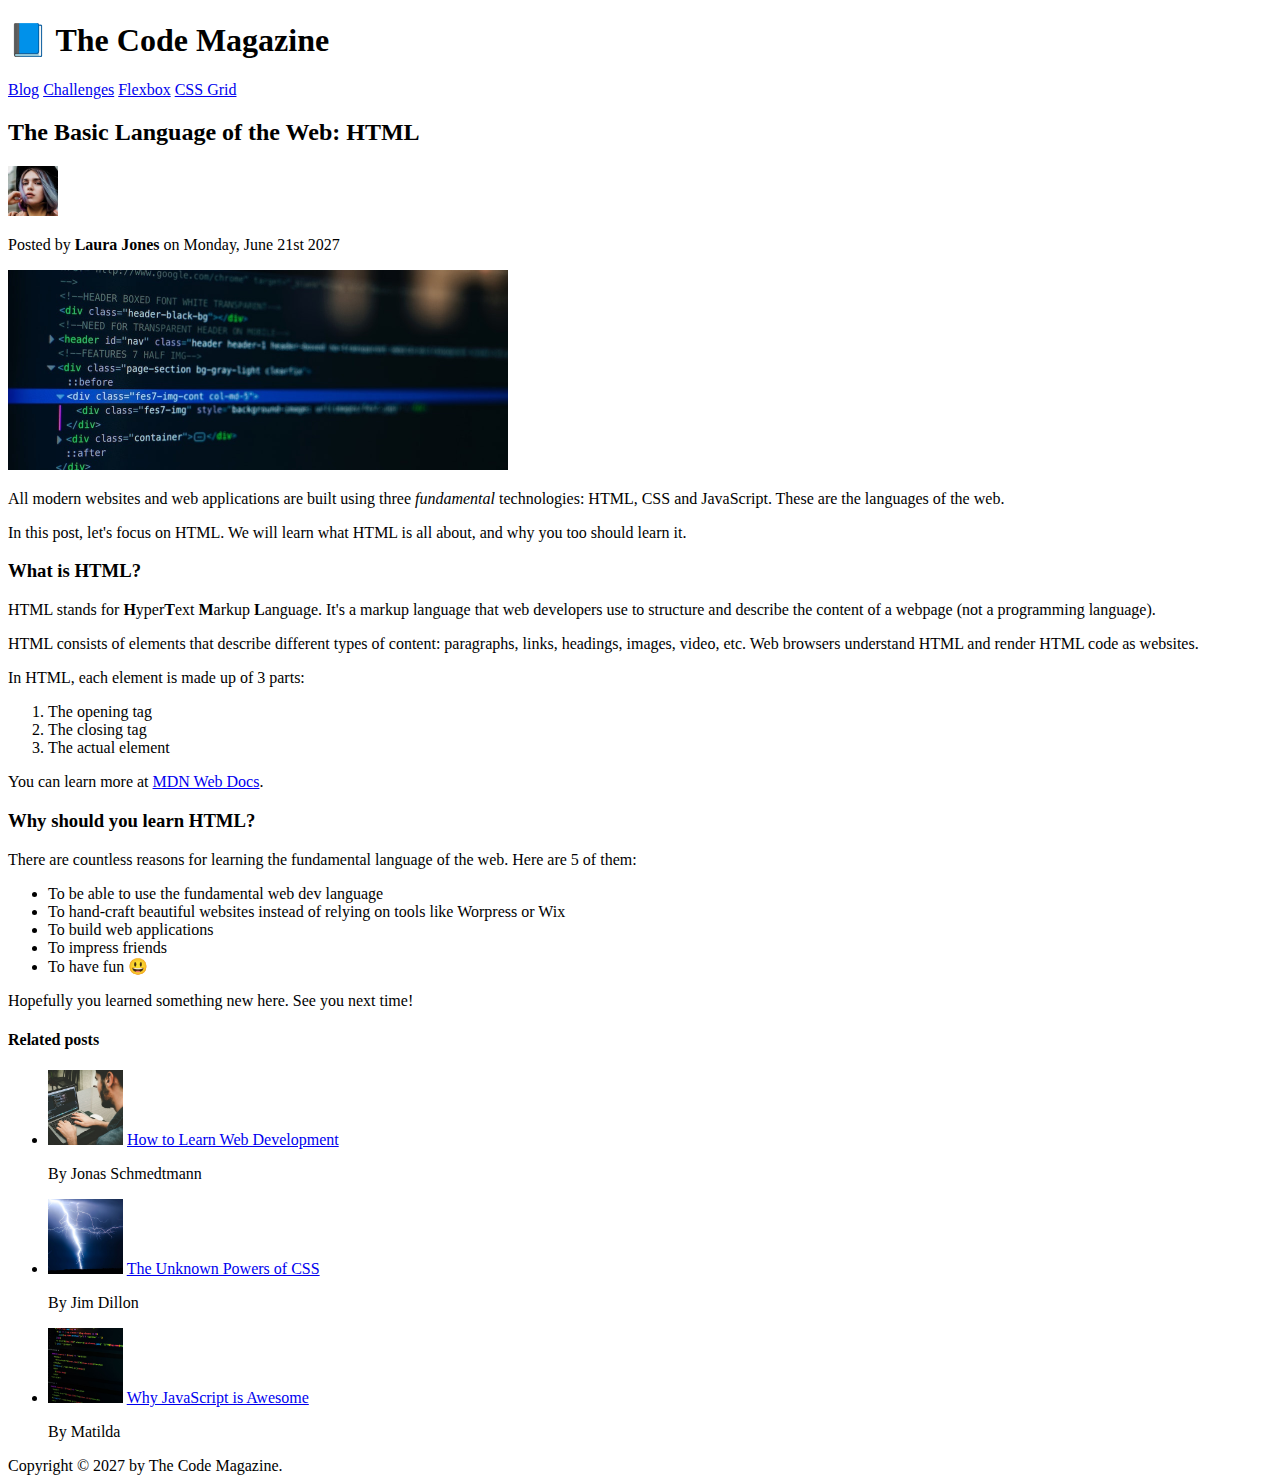
<file: final/02-HTML-Fundamentals/index.html>
<!DOCTYPE html>
<html lang="en">
  <head>
    <meta charset="UTF-8" />
    <title>The Basic Language of the Web: HTML</title>
  </head>

  <body>
    <!--
    <h1>The Basic Language of the Web: HTML</h1>
    <h2>The Basic Language of the Web: HTML</h2>
    <h3>The Basic Language of the Web: HTML</h3>
    <h4>The Basic Language of the Web: HTML</h4>
    <h5>The Basic Language of the Web: HTML</h5>
    <h6>The Basic Language of the Web: HTML</h6>
    -->

    <header>
      <h1>📘 The Code Magazine</h1>

      <nav>
        <a href="blog.html">Blog</a>
        <a href="#">Challenges</a>
        <a href="#">Flexbox</a>
        <a href="#">CSS Grid</a>
      </nav>
    </header>

    <article>
      <header>
        <h2>The Basic Language of the Web: HTML</h2>

        <img
          src="img/laura-jones.jpg"
          alt="Headshot of Laura Jones"
          height="50"
          width="50"
        />

        <p>Posted by <strong>Laura Jones</strong> on Monday, June 21st 2027</p>

        <img
          src="img/post-img.jpg"
          alt="HTML code on a screen"
          width="500"
          height="200"
        />
      </header>

      <p>
        All modern websites and web applications are built using three
        <em>fundamental</em>
        technologies: HTML, CSS and JavaScript. These are the languages of the
        web.
      </p>

      <p>
        In this post, let's focus on HTML. We will learn what HTML is all about,
        and why you too should learn it.
      </p>

      <h3>What is HTML?</h3>
      <p>
        HTML stands for <strong>H</strong>yper<strong>T</strong>ext
        <strong>M</strong>arkup <strong>L</strong>anguage. It's a markup
        language that web developers use to structure and describe the content
        of a webpage (not a programming language).
      </p>
      <p>
        HTML consists of elements that describe different types of content:
        paragraphs, links, headings, images, video, etc. Web browsers understand
        HTML and render HTML code as websites.
      </p>
      <p>In HTML, each element is made up of 3 parts:</p>

      <ol>
        <li>The opening tag</li>
        <li>The closing tag</li>
        <li>The actual element</li>
      </ol>

      <p>
        You can learn more at
        <a
          href="https://developer.mozilla.org/en-US/docs/Web/HTML"
          target="_blank"
          >MDN Web Docs</a
        >.
      </p>

      <h3>Why should you learn HTML?</h3>

      <p>
        There are countless reasons for learning the fundamental language of the
        web. Here are 5 of them:
      </p>

      <ul>
        <li>To be able to use the fundamental web dev language</li>
        <li>
          To hand-craft beautiful websites instead of relying on tools like
          Worpress or Wix
        </li>
        <li>To build web applications</li>
        <li>To impress friends</li>
        <li>To have fun 😃</li>
      </ul>

      <p>Hopefully you learned something new here. See you next time!</p>
    </article>

    <aside>
      <h4>Related posts</h4>

      <ul>
        <li>
          <img
            src="img/related-1.jpg"
            alt="Person programming"
            width="75"
            width="75"
          />
          <a href="#">How to Learn Web Development</a>
          <p>By Jonas Schmedtmann</p>
        </li>
        <li>
          <img src="img/related-2.jpg" alt="Lightning" width="75" heigth="75" />
          <a href="#">The Unknown Powers of CSS</a>
          <p>By Jim Dillon</p>
        </li>
        <li>
          <img
            src="img/related-3.jpg"
            alt="JavaScript code on a screen"
            width="75"
            height="75"
          />
          <a href="#">Why JavaScript is Awesome</a>
          <p>By Matilda</p>
        </li>
      </ul>
    </aside>

    <footer>Copyright &copy; 2027 by The Code Magazine.</footer>
  </body>
</html>
</file>
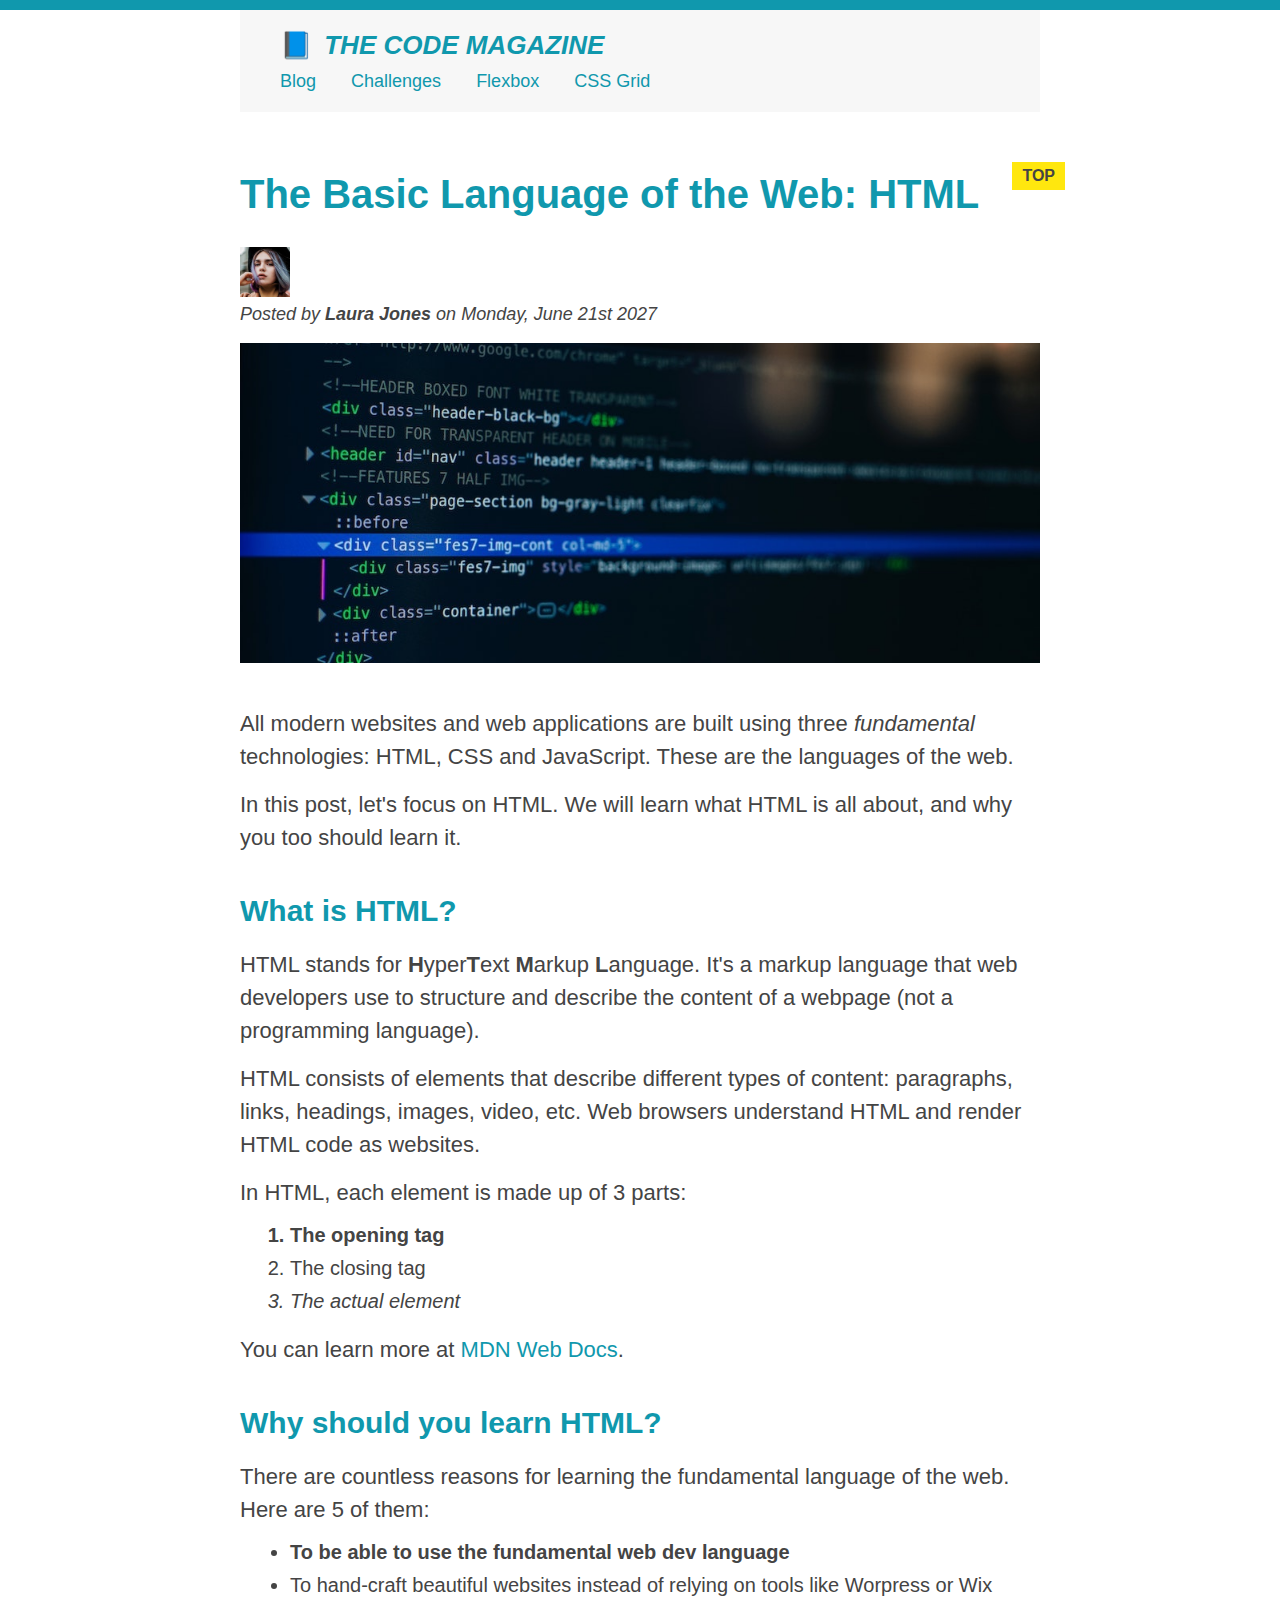
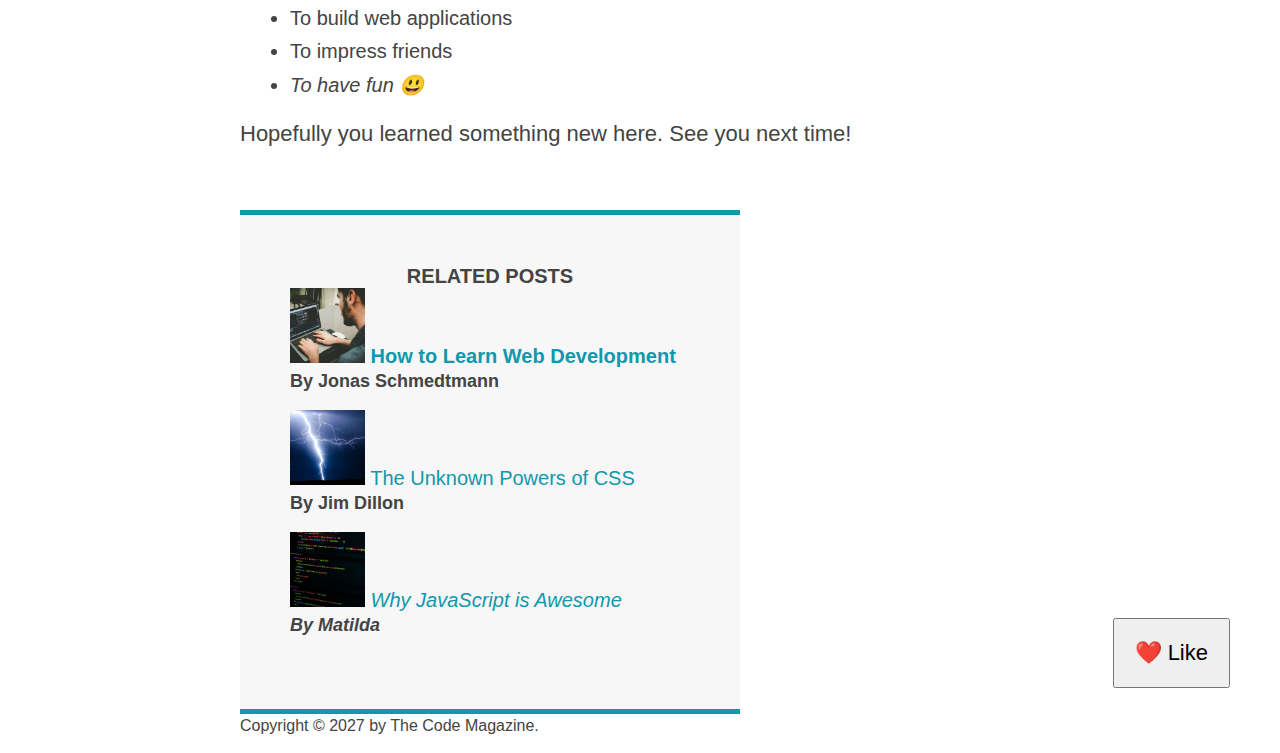
<file: final/03-CSS-Fundamentals/index.html>
<!DOCTYPE html>
<html lang="en">
  <head>
    <meta charset="UTF-8" />
    <link href="style.css" rel="stylesheet" />

    <title>The Basic Language of the Web: HTML</title>
  </head>

  <body>
    <!--
    <h1>The Basic Language of the Web: HTML</h1>
    <h2>The Basic Language of the Web: HTML</h2>
    <h3>The Basic Language of the Web: HTML</h3>
    <h4>The Basic Language of the Web: HTML</h4>
    <h5>The Basic Language of the Web: HTML</h5>
    <h6>The Basic Language of the Web: HTML</h6>
    -->

    <div class="container">
      <header class="main-header">
        <h1>📘 The Code Magazine</h1>

        <nav>
          <!-- <strong>This is the navigation</strong> -->
          <a href="blog.html">Blog</a>
          <a href="#">Challenges</a>
          <a href="#">Flexbox</a>
          <a href="#">CSS Grid</a>
        </nav>
      </header>

      <article>
        <header class="post-header">
          <h2>The Basic Language of the Web: HTML</h2>

          <img
            src="img/laura-jones.jpg"
            alt="Headshot of Laura Jones"
            height="50"
            width="50"
          />

          <p id="author">
            Posted by <strong>Laura Jones</strong> on Monday, June 21st 2027
          </p>

          <img
            src="img/post-img.jpg"
            alt="HTML code on a screen"
            width="500"
            height="200"
            class="post-img"
          />
          <button>❤️ Like</button>
        </header>

        <p>
          All modern websites and web applications are built using three
          <em>fundamental</em>
          technologies: HTML, CSS and JavaScript. These are the languages of the
          web.
        </p>

        <p>
          In this post, let's focus on HTML. We will learn what HTML is all
          about, and why you too should learn it.
        </p>

        <h3>What is HTML?</h3>
        <p>
          HTML stands for <strong>H</strong>yper<strong>T</strong>ext
          <strong>M</strong>arkup <strong>L</strong>anguage. It's a markup
          language that web developers use to structure and describe the content
          of a webpage (not a programming language).
        </p>
        <p>
          HTML consists of elements that describe different types of content:
          paragraphs, links, headings, images, video, etc. Web browsers
          understand HTML and render HTML code as websites.
        </p>
        <p>In HTML, each element is made up of 3 parts:</p>

        <ol>
          <li class="first-li">The opening tag</li>
          <li>The closing tag</li>
          <li>The actual element</li>
        </ol>

        <p>
          You can learn more at
          <a
            href="https://developer.mozilla.org/en-US/docs/Web/HTML"
            target="_blank"
            >MDN Web Docs</a
          >.
        </p>

        <h3>Why should you learn HTML?</h3>

        <p>
          There are countless reasons for learning the fundamental language of
          the web. Here are 5 of them:
        </p>

        <ul>
          <li class="first-li">
            To be able to use the fundamental web dev language
          </li>
          <li>
            To hand-craft beautiful websites instead of relying on tools like
            Worpress or Wix
          </li>
          <li>To build web applications</li>
          <li>To impress friends</li>
          <li>To have fun 😃</li>
        </ul>

        <p>Hopefully you learned something new here. See you next time!</p>
      </article>

      <aside>
        <h4>Related posts</h4>

        <ul class="related">
          <li>
            <img
              src="img/related-1.jpg"
              alt="Person programming"
              width="75"
              height="75"
            />
            <a href="#">How to Learn Web Development</a>
            <p class="related-author">By Jonas Schmedtmann</p>
          </li>
          <li>
            <img
              src="img/related-2.jpg"
              alt="Lightning"
              width="75"
              height="75"
            />
            <a href="#">The Unknown Powers of CSS</a>
            <p class="related-author">By Jim Dillon</p>
          </li>
          <li>
            <img
              src="img/related-3.jpg"
              alt="JavaScript code on a screen"
              width="75"
              height="75"
            />
            <a href="#">Why JavaScript is Awesome</a>
            <p class="related-author">By Matilda</p>
          </li>
        </ul>
      </aside>

      <footer>
        <p id="copyright" class="copyright text">
          Copyright &copy; 2027 by The Code Magazine.
        </p>
      </footer>
    </div>
  </body>
</html>
</file>
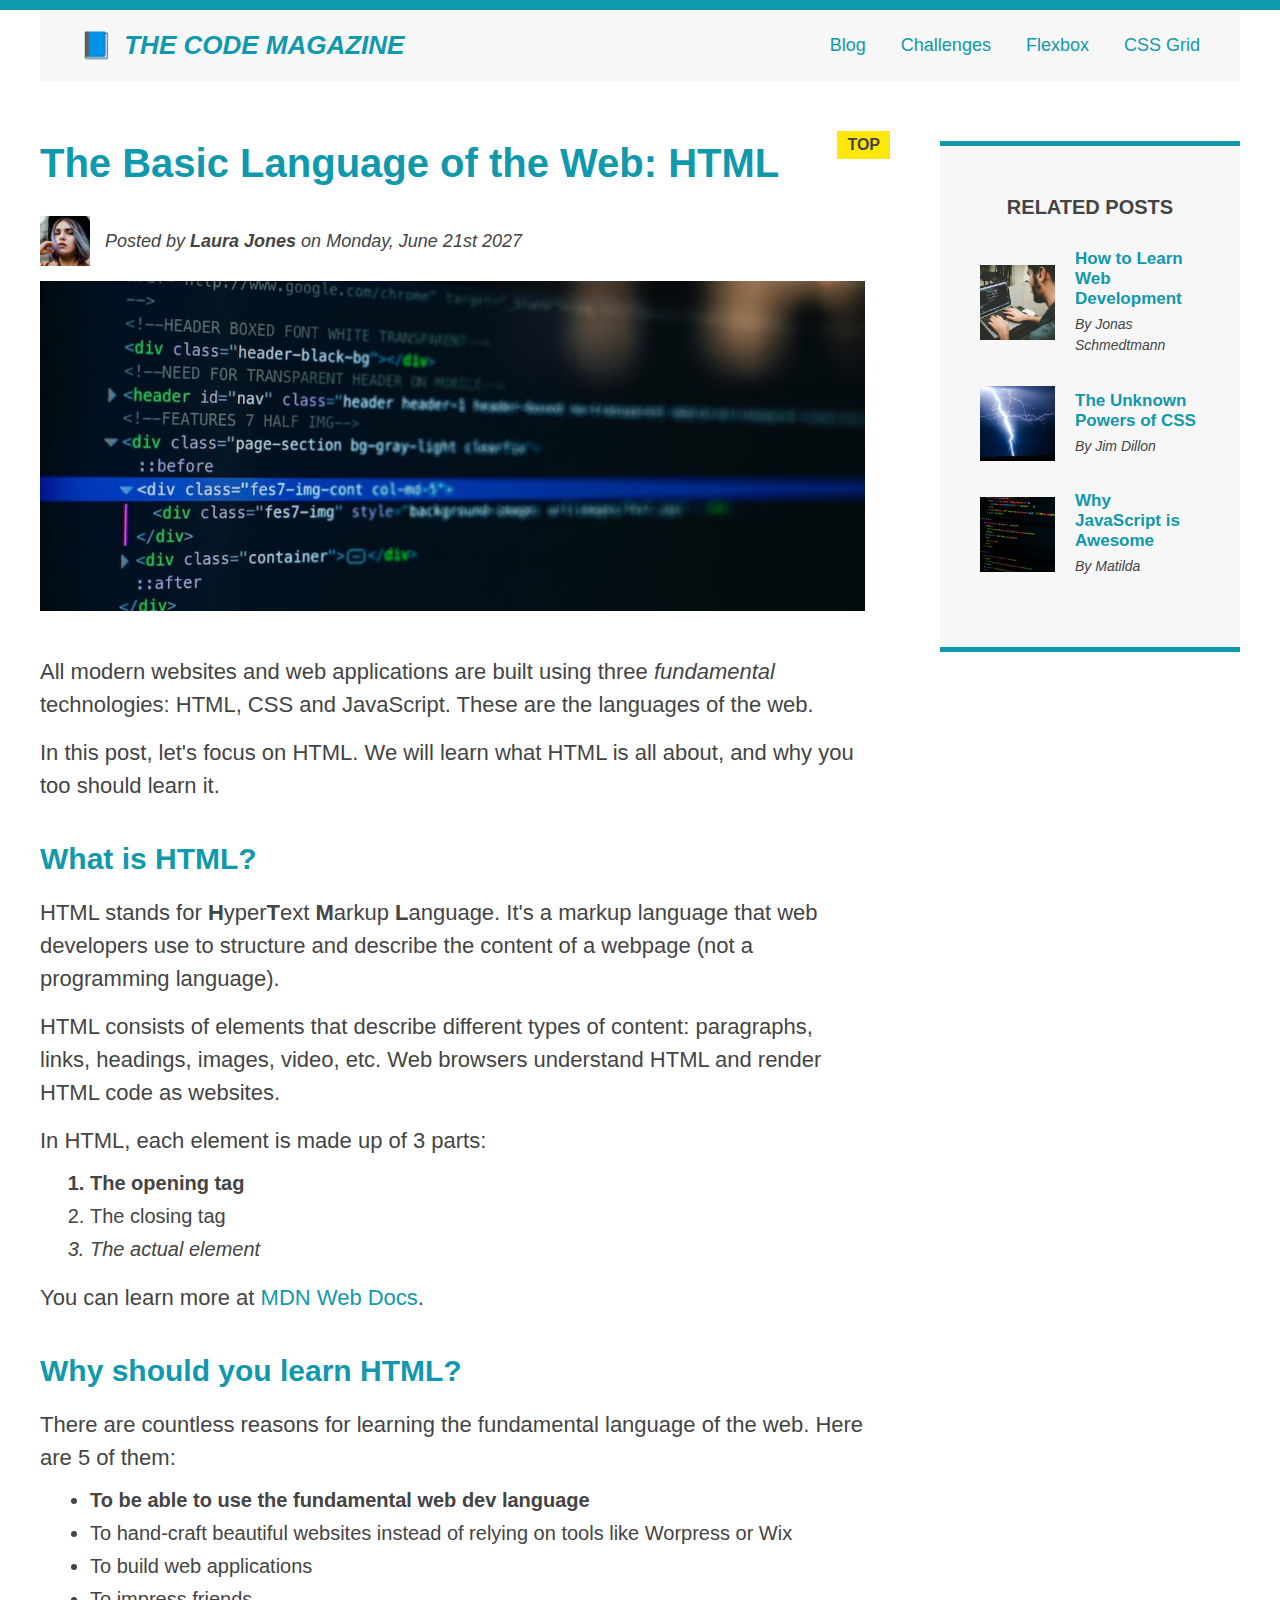
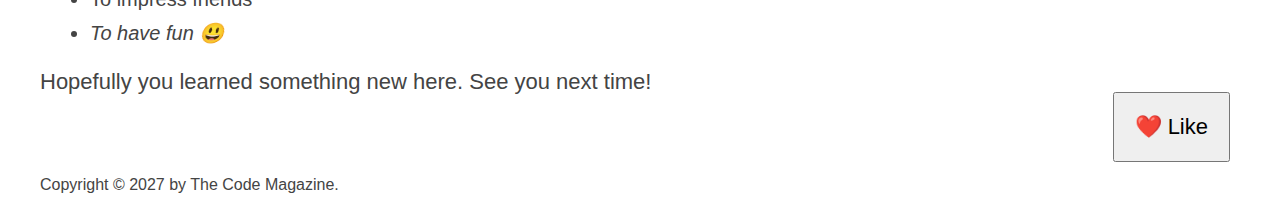
<file: final/04-CSS-Layouts/index.html>
<!DOCTYPE html>
<html lang="en">
  <head>
    <meta charset="UTF-8" />
    <link href="style.css" rel="stylesheet" />

    <title>The Basic Language of the Web: HTML</title>
  </head>

  <body>
    <!--
    <h1>The Basic Language of the Web: HTML</h1>
    <h2>The Basic Language of the Web: HTML</h2>
    <h3>The Basic Language of the Web: HTML</h3>
    <h4>The Basic Language of the Web: HTML</h4>
    <h5>The Basic Language of the Web: HTML</h5>
    <h6>The Basic Language of the Web: HTML</h6>
    -->

    <div class="container">
      <header class="main-header clearfix">
        <h1>📘 The Code Magazine</h1>

        <nav>
          <!-- <strong>This is the navigation</strong> -->
          <a href="blog.html">Blog</a>
          <a href="#">Challenges</a>
          <a href="flexbox.html">Flexbox</a>
          <a href="css-grid.html">CSS Grid</a>
        </nav>

        <!-- <div class="clear"></div> -->
      </header>

      <!-- ONLY NECESSARY FOR FLEXBOX -->
      <!-- <div class="row"> -->
      <article>
        <header class="post-header">
          <h2>The Basic Language of the Web: HTML</h2>

          <div class="author-box">
            <img
              src="img/laura-jones.jpg"
              alt="Headshot of Laura Jones"
              height="50"
              width="50"
              class="author-img"
            />

            <p id="author" class="author">
              Posted by <strong>Laura Jones</strong> on Monday, June 21st 2027
            </p>
          </div>

          <img
            src="img/post-img.jpg"
            alt="HTML code on a screen"
            width="500"
            height="200"
            class="post-img"
          />
          <button>❤️ Like</button>
        </header>

        <p>
          All modern websites and web applications are built using three
          <em>fundamental</em>
          technologies: HTML, CSS and JavaScript. These are the languages of the
          web.
        </p>

        <p>
          In this post, let's focus on HTML. We will learn what HTML is all
          about, and why you too should learn it.
        </p>

        <h3>What is HTML?</h3>
        <p>
          HTML stands for <strong>H</strong>yper<strong>T</strong>ext
          <strong>M</strong>arkup <strong>L</strong>anguage. It's a markup
          language that web developers use to structure and describe the content
          of a webpage (not a programming language).
        </p>
        <p>
          HTML consists of elements that describe different types of content:
          paragraphs, links, headings, images, video, etc. Web browsers
          understand HTML and render HTML code as websites.
        </p>
        <p>In HTML, each element is made up of 3 parts:</p>

        <ol>
          <li class="first-li">The opening tag</li>
          <li>The closing tag</li>
          <li>The actual element</li>
        </ol>

        <p>
          You can learn more at
          <a
            href="https://developer.mozilla.org/en-US/docs/Web/HTML"
            target="_blank"
            >MDN Web Docs</a
          >.
        </p>

        <h3>Why should you learn HTML?</h3>

        <p>
          There are countless reasons for learning the fundamental language of
          the web. Here are 5 of them:
        </p>

        <ul>
          <li class="first-li">
            To be able to use the fundamental web dev language
          </li>
          <li>
            To hand-craft beautiful websites instead of relying on tools like
            Worpress or Wix
          </li>
          <li>To build web applications</li>
          <li>To impress friends</li>
          <li>To have fun 😃</li>
        </ul>

        <p>Hopefully you learned something new here. See you next time!</p>
      </article>

      <aside>
        <h4>Related posts</h4>

        <ul class="related">
          <li class="related-post">
            <img
              src="img/related-1.jpg"
              alt="Person programming"
              width="75"
              height="75"
            />
            <div>
              <a href="#" class="related-link">How to Learn Web Development</a>
              <p class="related-author">By Jonas Schmedtmann</p>
            </div>
          </li>
          <li class="related-post">
            <img
              src="img/related-2.jpg"
              alt="Lightning"
              width="75"
              height="75"
            />
            <div>
              <a href="#" class="related-link">The Unknown Powers of CSS</a>
              <p class="related-author">By Jim Dillon</p>
            </div>
          </li>
          <li class="related-post">
            <img
              src="img/related-3.jpg"
              alt="JavaScript code on a screen"
              width="75"
              height="75"
            />
            <div>
              <a href="#" class="related-link">Why JavaScript is Awesome</a>
              <p class="related-author">By Matilda</p>
            </div>
          </li>
        </ul>
      </aside>
      <!-- </div> -->

      <footer>
        <p id="copyright" class="copyright text">
          Copyright &copy; 2027 by The Code Magazine.
        </p>
      </footer>
    </div>
  </body>
</html>
</file>
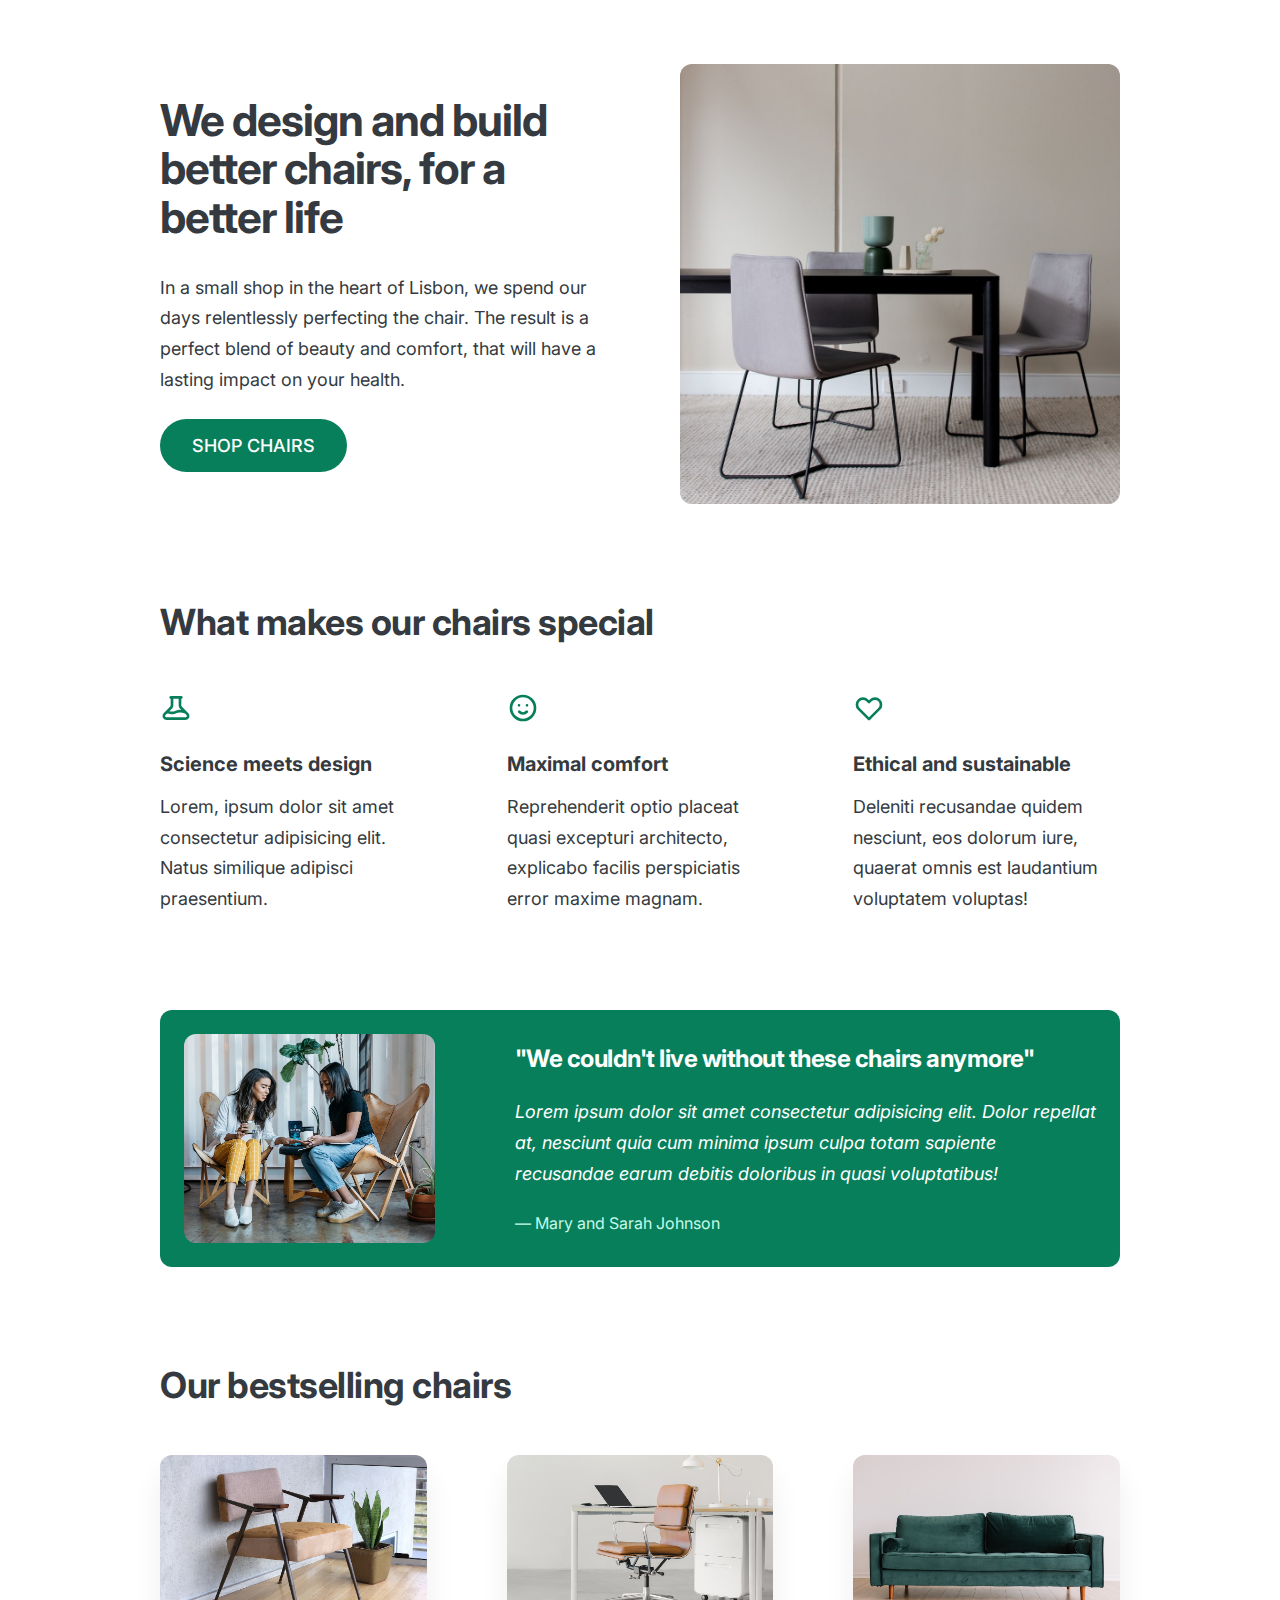
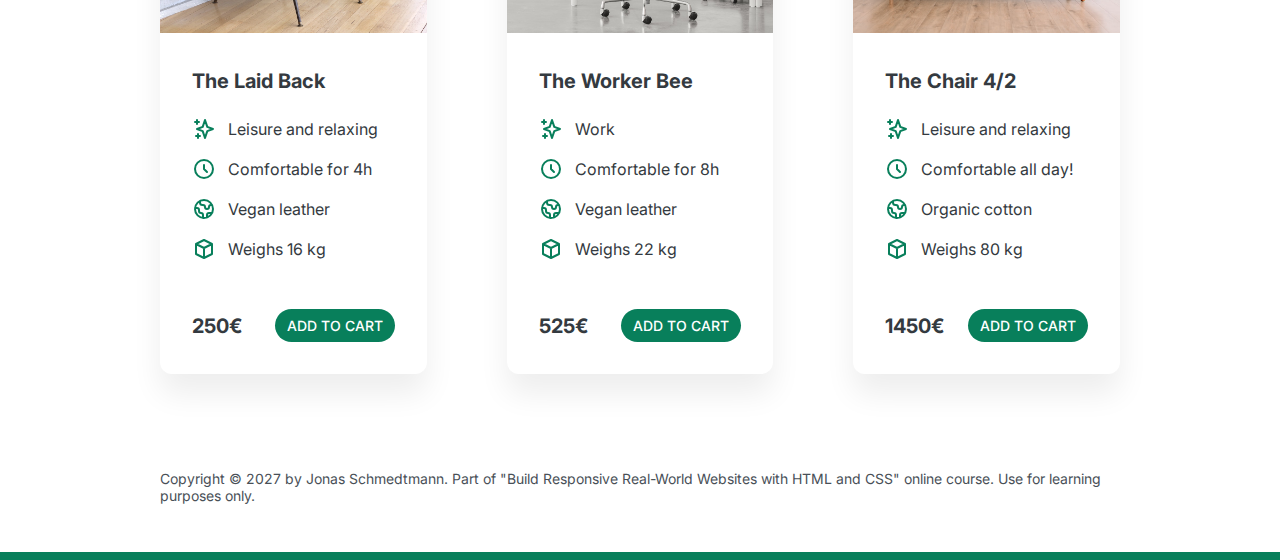
<file: final/05-Design/index.html>
<!DOCTYPE html>
<html lang="en">
  <head>
    <meta charset="UTF-8" />
    <meta http-equiv="X-UA-Compatible" content="IE=edge" />
    <meta name="viewport" content="width=device-width, initial-scale=1.0" />

    <link rel="preconnect" href="https://fonts.gstatic.com" />
    <link
      href="https://fonts.googleapis.com/css2?family=Inter:wght@400;500;700&display=swap"
      rel="stylesheet"
    />

    <link rel="stylesheet" href="style.css" />
    <title>Lisbon Chair Shop</title>
  </head>
  <body>
    <div class="container">
      <header>
        <div class="header-text-box">
          <h1>We design and build better chairs, for a better life</h1>
          <p class="header-text">
            In a small shop in the heart of Lisbon, we spend our days
            relentlessly perfecting the chair. The result is a perfect blend of
            beauty and comfort, that will have a lasting impact on your health.
          </p>
          <a class="btn btn--big" href="#">Shop chairs</a>
        </div>
        <img src="hero.jpg" alt="Photo" />
      </header>

      <section>
        <h2>What makes our chairs special</h2>
        <div class="grid-3-cols">
          <div>
            <svg
              xmlns="http://www.w3.org/2000/svg"
              class="features-icon"
              fill="none"
              viewBox="0 0 24 24"
              stroke="currentColor"
            >
              <path
                stroke-linecap="round"
                stroke-linejoin="round"
                stroke-width="2"
                d="M19.428 15.428a2 2 0 00-1.022-.547l-2.387-.477a6 6 0 00-3.86.517l-.318.158a6 6 0 01-3.86.517L6.05 15.21a2 2 0 00-1.806.547M8 4h8l-1 1v5.172a2 2 0 00.586 1.414l5 5c1.26 1.26.367 3.414-1.415 3.414H4.828c-1.782 0-2.674-2.154-1.414-3.414l5-5A2 2 0 009 10.172V5L8 4z"
              />
            </svg>
            <p class="features-title"><strong>Science meets design</strong></p>
            <p class="features-text">
              Lorem, ipsum dolor sit amet consectetur adipisicing elit. Natus
              similique adipisci praesentium.
            </p>
          </div>

          <div>
            <svg
              xmlns="http://www.w3.org/2000/svg"
              class="features-icon"
              fill="none"
              viewBox="0 0 24 24"
              stroke="currentColor"
            >
              <path
                stroke-linecap="round"
                stroke-linejoin="round"
                stroke-width="2"
                d="M14.828 14.828a4 4 0 01-5.656 0M9 10h.01M15 10h.01M21 12a9 9 0 11-18 0 9 9 0 0118 0z"
              />
            </svg>
            <p class="features-title">
              <strong>Maximal comfort</strong>
            </p>
            <p class="features-text">
              Reprehenderit optio placeat quasi excepturi architecto, explicabo
              facilis perspiciatis error maxime magnam.
            </p>
          </div>

          <div>
            <svg
              xmlns="http://www.w3.org/2000/svg"
              class="features-icon"
              fill="none"
              viewBox="0 0 24 24"
              stroke="currentColor"
            >
              <path
                stroke-linecap="round"
                stroke-linejoin="round"
                stroke-width="2"
                d="M4.318 6.318a4.5 4.5 0 000 6.364L12 20.364l7.682-7.682a4.5 4.5 0 00-6.364-6.364L12 7.636l-1.318-1.318a4.5 4.5 0 00-6.364 0z"
              />
            </svg>
            <p class="features-title">
              <strong>Ethical and sustainable</strong>
            </p>
            <p class="features-text">
              Deleniti recusandae quidem nesciunt, eos dolorum iure, quaerat
              omnis est laudantium voluptatem voluptas!
            </p>
          </div>
        </div>
      </section>

      <section class="testimonial-section">
        <div class="grid-3-cols">
          <img src="customers.jpg" alt="People sitting on chairs" />
          <div class="testimonial-box">
            <h2>"We couldn't live without these chairs anymore"</h2>
            <blockquote class="testimonial-text">
              Lorem ipsum dolor sit amet consectetur adipisicing elit. Dolor
              repellat at, nesciunt quia cum minima ipsum culpa totam sapiente
              recusandae earum debitis doloribus in quasi voluptatibus!
            </blockquote>
            <p class="testimonial-author">&mdash; Mary and Sarah Johnson</p>
          </div>
        </div>
      </section>

      <section>
        <h2>Our bestselling chairs</h2>
        <div class="grid-3-cols">
          <figure class="chair">
            <img src="chair-1.jpg" alt="Chair" />
            <div class="chair-box">
              <h3>The Laid Back</h3>
              <ul class="chair-details">
                <li>
                  <svg
                    xmlns="http://www.w3.org/2000/svg"
                    class="chair-icon"
                    fill="none"
                    viewBox="0 0 24 24"
                    stroke="currentColor"
                  >
                    <path
                      stroke-linecap="round"
                      stroke-linejoin="round"
                      stroke-width="2"
                      d="M5 3v4M3 5h4M6 17v4m-2-2h4m5-16l2.286 6.857L21 12l-5.714 2.143L13 21l-2.286-6.857L5 12l5.714-2.143L13 3z"
                    />
                  </svg>
                  <!-- Span is a generic INLINE text element, it doesn't have any meaning. It's like a div element, but inline -->
                  <span>Leisure and relaxing</span>
                </li>
                <li>
                  <svg
                    xmlns="http://www.w3.org/2000/svg"
                    class="chair-icon"
                    fill="none"
                    viewBox="0 0 24 24"
                    stroke="currentColor"
                  >
                    <path
                      stroke-linecap="round"
                      stroke-linejoin="round"
                      stroke-width="2"
                      d="M12 8v4l3 3m6-3a9 9 0 11-18 0 9 9 0 0118 0z"
                    />
                  </svg>
                  <span>Comfortable for 4h</span>
                </li>
                <li>
                  <svg
                    xmlns="http://www.w3.org/2000/svg"
                    class="chair-icon"
                    fill="none"
                    viewBox="0 0 24 24"
                    stroke="currentColor"
                  >
                    <path
                      stroke-linecap="round"
                      stroke-linejoin="round"
                      stroke-width="2"
                      d="M3.055 11H5a2 2 0 012 2v1a2 2 0 002 2 2 2 0 012 2v2.945M8 3.935V5.5A2.5 2.5 0 0010.5 8h.5a2 2 0 012 2 2 2 0 104 0 2 2 0 012-2h1.064M15 20.488V18a2 2 0 012-2h3.064M21 12a9 9 0 11-18 0 9 9 0 0118 0z"
                    />
                  </svg>
                  <span>Vegan leather</span>
                </li>
                <li>
                  <svg
                    xmlns="http://www.w3.org/2000/svg"
                    class="chair-icon"
                    fill="none"
                    viewBox="0 0 24 24"
                    stroke="currentColor"
                  >
                    <path
                      stroke-linecap="round"
                      stroke-linejoin="round"
                      stroke-width="2"
                      d="M20 7l-8-4-8 4m16 0l-8 4m8-4v10l-8 4m0-10L4 7m8 4v10M4 7v10l8 4"
                    />
                  </svg>
                  <span>Weighs 16 kg</span>
                </li>
              </ul>
              <div class="chair-price">
                <strong>250€</strong>
                <a href="#" class="btn btn--small">Add to cart</a>
              </div>
            </div>
          </figure>

          <figure class="chair">
            <img src="chair-2.jpg" alt="Chair" />
            <div class="chair-box">
              <h3>The Worker Bee</h3>
              <ul class="chair-details">
                <li>
                  <svg
                    xmlns="http://www.w3.org/2000/svg"
                    class="chair-icon"
                    fill="none"
                    viewBox="0 0 24 24"
                    stroke="currentColor"
                  >
                    <path
                      stroke-linecap="round"
                      stroke-linejoin="round"
                      stroke-width="2"
                      d="M5 3v4M3 5h4M6 17v4m-2-2h4m5-16l2.286 6.857L21 12l-5.714 2.143L13 21l-2.286-6.857L5 12l5.714-2.143L13 3z"
                    />
                  </svg>
                  <span>Work</span>
                </li>
                <li>
                  <svg
                    xmlns="http://www.w3.org/2000/svg"
                    class="chair-icon"
                    fill="none"
                    viewBox="0 0 24 24"
                    stroke="currentColor"
                  >
                    <path
                      stroke-linecap="round"
                      stroke-linejoin="round"
                      stroke-width="2"
                      d="M12 8v4l3 3m6-3a9 9 0 11-18 0 9 9 0 0118 0z"
                    />
                  </svg>
                  <span>Comfortable for 8h</span>
                </li>
                <li>
                  <svg
                    xmlns="http://www.w3.org/2000/svg"
                    class="chair-icon"
                    fill="none"
                    viewBox="0 0 24 24"
                    stroke="currentColor"
                  >
                    <path
                      stroke-linecap="round"
                      stroke-linejoin="round"
                      stroke-width="2"
                      d="M3.055 11H5a2 2 0 012 2v1a2 2 0 002 2 2 2 0 012 2v2.945M8 3.935V5.5A2.5 2.5 0 0010.5 8h.5a2 2 0 012 2 2 2 0 104 0 2 2 0 012-2h1.064M15 20.488V18a2 2 0 012-2h3.064M21 12a9 9 0 11-18 0 9 9 0 0118 0z"
                    />
                  </svg>
                  <span>Vegan leather</span>
                </li>
                <li>
                  <svg
                    xmlns="http://www.w3.org/2000/svg"
                    class="chair-icon"
                    fill="none"
                    viewBox="0 0 24 24"
                    stroke="currentColor"
                  >
                    <path
                      stroke-linecap="round"
                      stroke-linejoin="round"
                      stroke-width="2"
                      d="M20 7l-8-4-8 4m16 0l-8 4m8-4v10l-8 4m0-10L4 7m8 4v10M4 7v10l8 4"
                    />
                  </svg>
                  <span>Weighs 22 kg</span>
                </li>
              </ul>
              <div class="chair-price">
                <strong>525€</strong>
                <a href="#" class="btn btn--small">Add to cart</a>
              </div>
            </div>
          </figure>

          <figure class="chair">
            <img src="chair-3.jpg" alt="Chair" />
            <div class="chair-box">
              <h3>The Chair 4/2</h3>
              <ul class="chair-details">
                <li>
                  <svg
                    xmlns="http://www.w3.org/2000/svg"
                    class="chair-icon"
                    fill="none"
                    viewBox="0 0 24 24"
                    stroke="currentColor"
                  >
                    <path
                      stroke-linecap="round"
                      stroke-linejoin="round"
                      stroke-width="2"
                      d="M5 3v4M3 5h4M6 17v4m-2-2h4m5-16l2.286 6.857L21 12l-5.714 2.143L13 21l-2.286-6.857L5 12l5.714-2.143L13 3z"
                    />
                  </svg>
                  <span>Leisure and relaxing</span>
                </li>
                <li>
                  <svg
                    xmlns="http://www.w3.org/2000/svg"
                    class="chair-icon"
                    fill="none"
                    viewBox="0 0 24 24"
                    stroke="currentColor"
                  >
                    <path
                      stroke-linecap="round"
                      stroke-linejoin="round"
                      stroke-width="2"
                      d="M12 8v4l3 3m6-3a9 9 0 11-18 0 9 9 0 0118 0z"
                    />
                  </svg>
                  <span>Comfortable all day!</span>
                </li>
                <li>
                  <svg
                    xmlns="http://www.w3.org/2000/svg"
                    class="chair-icon"
                    fill="none"
                    viewBox="0 0 24 24"
                    stroke="currentColor"
                  >
                    <path
                      stroke-linecap="round"
                      stroke-linejoin="round"
                      stroke-width="2"
                      d="M3.055 11H5a2 2 0 012 2v1a2 2 0 002 2 2 2 0 012 2v2.945M8 3.935V5.5A2.5 2.5 0 0010.5 8h.5a2 2 0 012 2 2 2 0 104 0 2 2 0 012-2h1.064M15 20.488V18a2 2 0 012-2h3.064M21 12a9 9 0 11-18 0 9 9 0 0118 0z"
                    />
                  </svg>
                  <span>Organic cotton</span>
                </li>
                <li>
                  <svg
                    xmlns="http://www.w3.org/2000/svg"
                    class="chair-icon"
                    fill="none"
                    viewBox="0 0 24 24"
                    stroke="currentColor"
                  >
                    <path
                      stroke-linecap="round"
                      stroke-linejoin="round"
                      stroke-width="2"
                      d="M20 7l-8-4-8 4m16 0l-8 4m8-4v10l-8 4m0-10L4 7m8 4v10M4 7v10l8 4"
                    />
                  </svg>
                  <span>Weighs 80 kg</span>
                </li>
              </ul>
              <div class="chair-price">
                <strong>1450€</strong>
                <a href="#" class="btn btn--small">Add to cart</a>
              </div>
            </div>
          </figure>
        </div>
      </section>

      <footer>
        Copyright &copy; 2027 by Jonas Schmedtmann. Part of "Build Responsive
        Real-World Websites with HTML and CSS" online course. Use for learning
        purposes only.
      </footer>
    </div>
  </body>
</html>
</file>
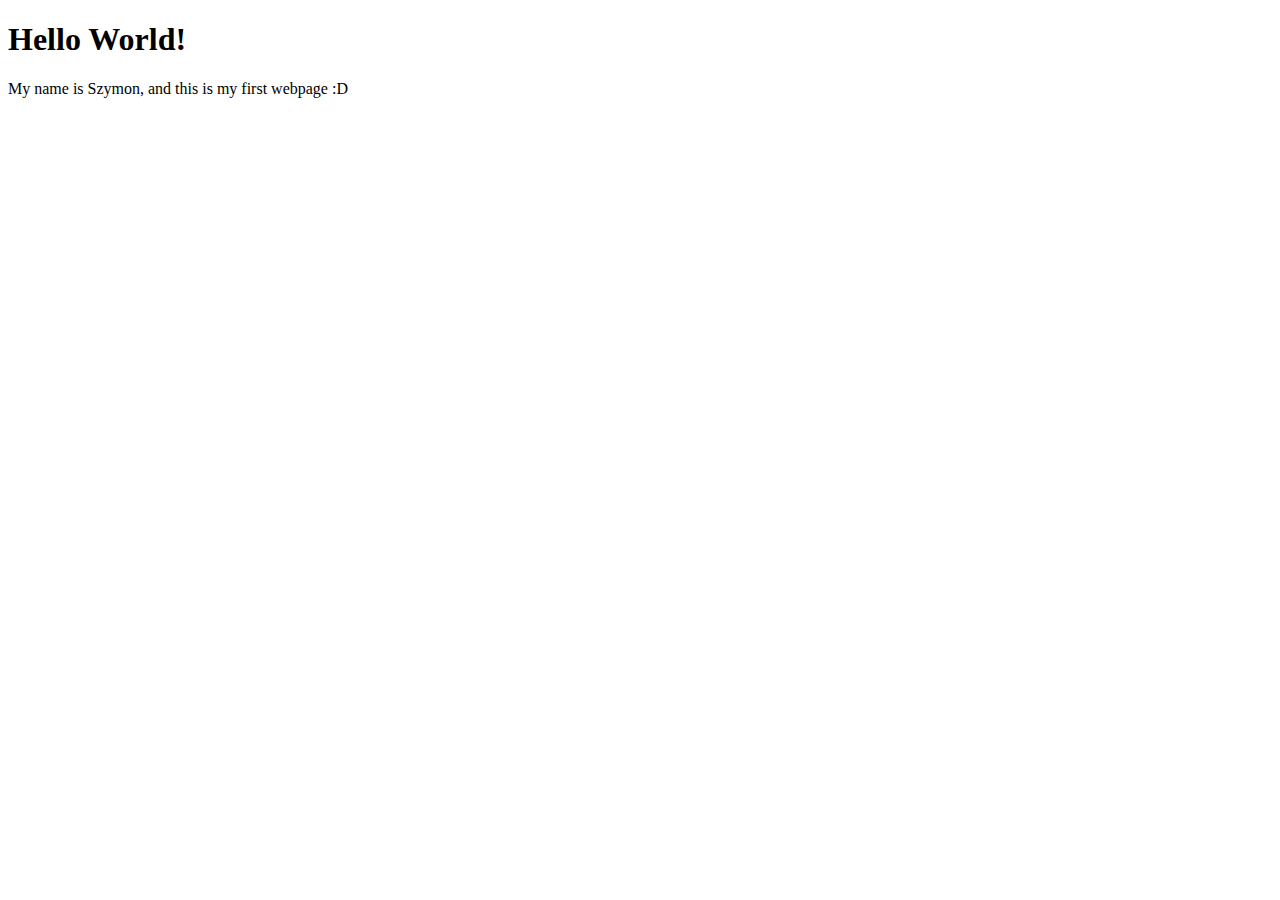
<file: starter/01-Test/index.html>
<!DOCTYPE html>
<html lang="en">
  <head>
    <meta charset="UTF-8" />
    <meta name="viewport" content="width=device-width, initial-scale=1.0" />
    <title>My first webpage</title>
  </head>
  <body>
    <h1>Hello World!</h1>
    <p>My name is Szymon, and this is my first webpage :D</p>
  </body>
</html>
</file>
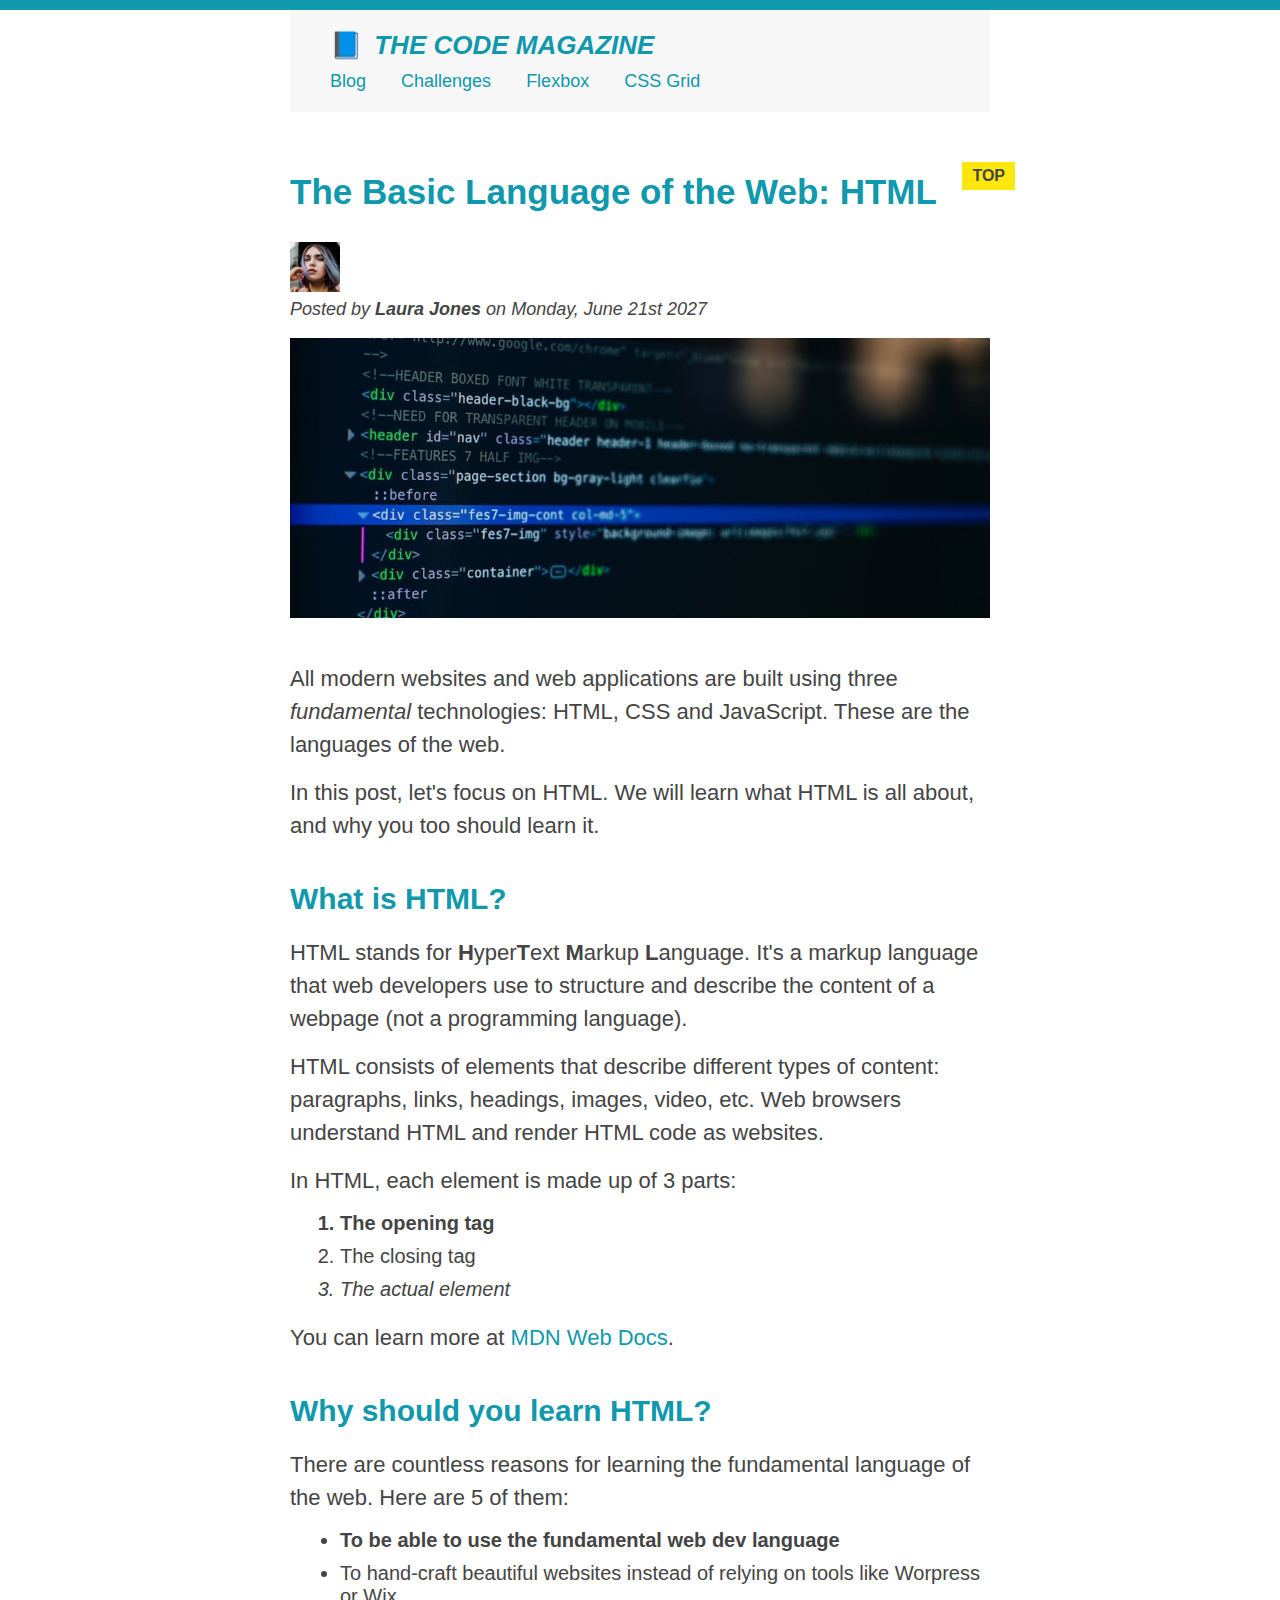
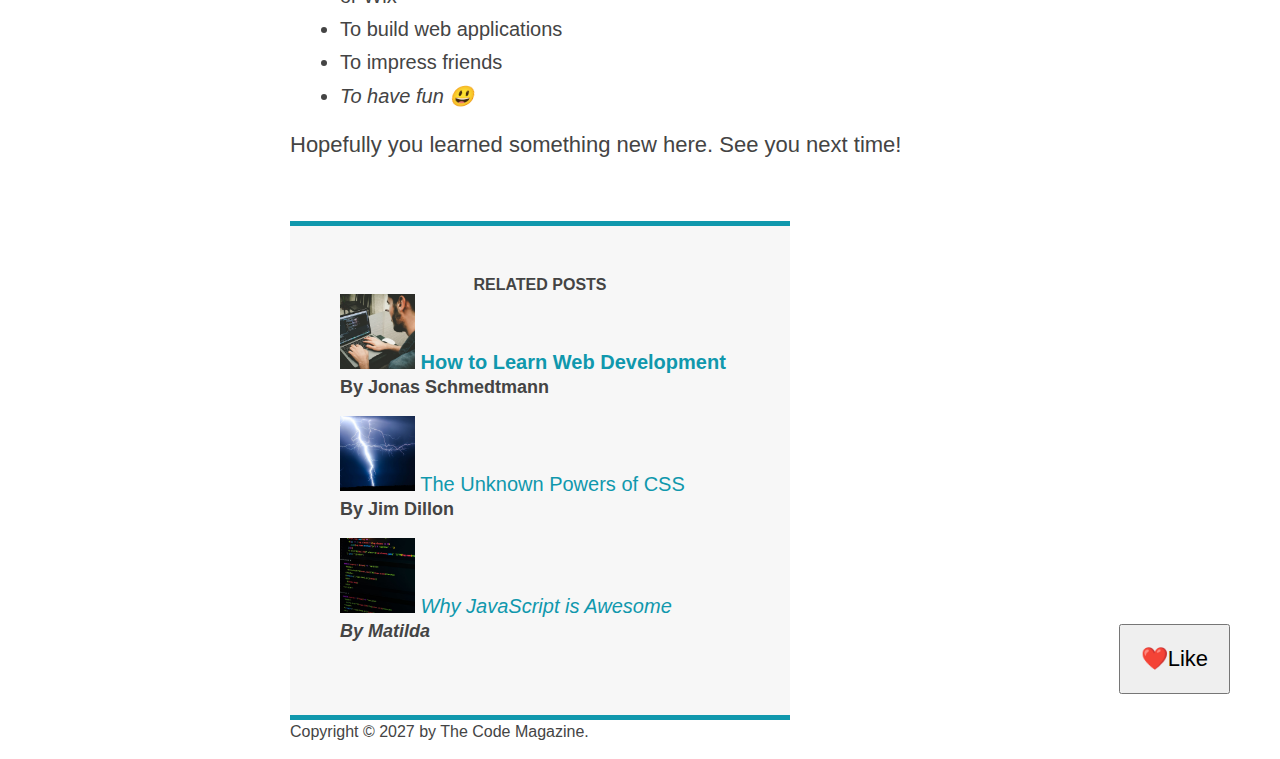
<file: starter/03-CSS-Fundamentals/index.html>
<!DOCTYPE html>
<html lang="en">
  <head>
    <meta charset="UTF-8" />
    <link rel="stylesheet" href="style.css" />
    <title>The Basic Language of the Web: HTML</title>
  </head>

  <body>
    <div class="container">
      <header class="main-header">
        <h1>📘 The Code Magazine</h1>

        <nav>
          <a href="blog.html">Blog</a>
          <a href="#">Challenges</a>
          <a href="#">Flexbox</a>
          <a href="#">CSS Grid</a>
        </nav>
      </header>

      <article>
        <header class="post-header">
          <h2>The Basic Language of the Web: HTML</h2>

          <img
            src="img/laura-jones.jpg"
            alt="Headshot of Laura Jones"
            height="50"
            width="50"
          />

          <p id="author">
            Posted by <strong>Laura Jones</strong> on Monday, June 21st 2027
          </p>

          <img
            src="img/post-img.jpg"
            alt="HTML code on a screen"
            width="500"
            height="200"
            class="post-img"
          />
          <button>❤️Like</button>
        </header>

        <p>
          All modern websites and web applications are built using three
          <em>fundamental</em>
          technologies: HTML, CSS and JavaScript. These are the languages of the
          web.
        </p>

        <p>
          In this post, let's focus on HTML. We will learn what HTML is all
          about, and why you too should learn it.
        </p>

        <h3>What is HTML?</h3>
        <p>
          HTML stands for <strong>H</strong>yper<strong>T</strong>ext
          <strong>M</strong>arkup <strong>L</strong>anguage. It's a markup
          language that web developers use to structure and describe the content
          of a webpage (not a programming language).
        </p>
        <p>
          HTML consists of elements that describe different types of content:
          paragraphs, links, headings, images, video, etc. Web browsers
          understand HTML and render HTML code as websites.
        </p>
        <p>In HTML, each element is made up of 3 parts:</p>

        <ol>
          <li class="first-li">The opening tag</li>
          <li>The closing tag</li>
          <li>The actual element</li>
        </ol>

        <p>
          You can learn more at
          <a
            href="https://developer.mozilla.org/en-US/docs/Web/HTML"
            target="_blank"
            >MDN Web Docs</a
          >.
        </p>

        <h3>Why should you learn HTML?</h3>

        <p>
          There are countless reasons for learning the fundamental language of
          the web. Here are 5 of them:
        </p>

        <ul>
          <li class="first-li">
            To be able to use the fundamental web dev language
          </li>
          <li>
            To hand-craft beautiful websites instead of relying on tools like
            Worpress or Wix
          </li>
          <li>To build web applications</li>
          <li>To impress friends</li>
          <li>To have fun 😃</li>
        </ul>

        <p>Hopefully you learned something new here. See you next time!</p>
      </article>

      <aside>
        <h4>Related posts</h4>

        <ul class="related">
          <li>
            <img src="img/related-1.jpg" alt="Person programming" width="75" />
            <a href="#">How to Learn Web Development</a>
            <p class="related-author">By Jonas Schmedtmann</p>
          </li>
          <li>
            <img
              src="img/related-2.jpg"
              alt="Lightning"
              width="75"
              height="75"
            />
            <a href="#">The Unknown Powers of CSS</a>
            <p class="related-author">By Jim Dillon</p>
          </li>
          <li>
            <img
              src="img/related-3.jpg"
              alt="JavaScript code on a screen"
              width="75"
              height="75"
            />
            <a href="#">Why JavaScript is Awesome</a>
            <p class="related-author">By Matilda</p>
          </li>
        </ul>
      </aside>

      <footer>
        <p id="copyright" class="copyright text">
          Copyright &copy; 2027 by The Code Magazine.
        </p>
      </footer>
    </div>
  </body>
</html>
</file>
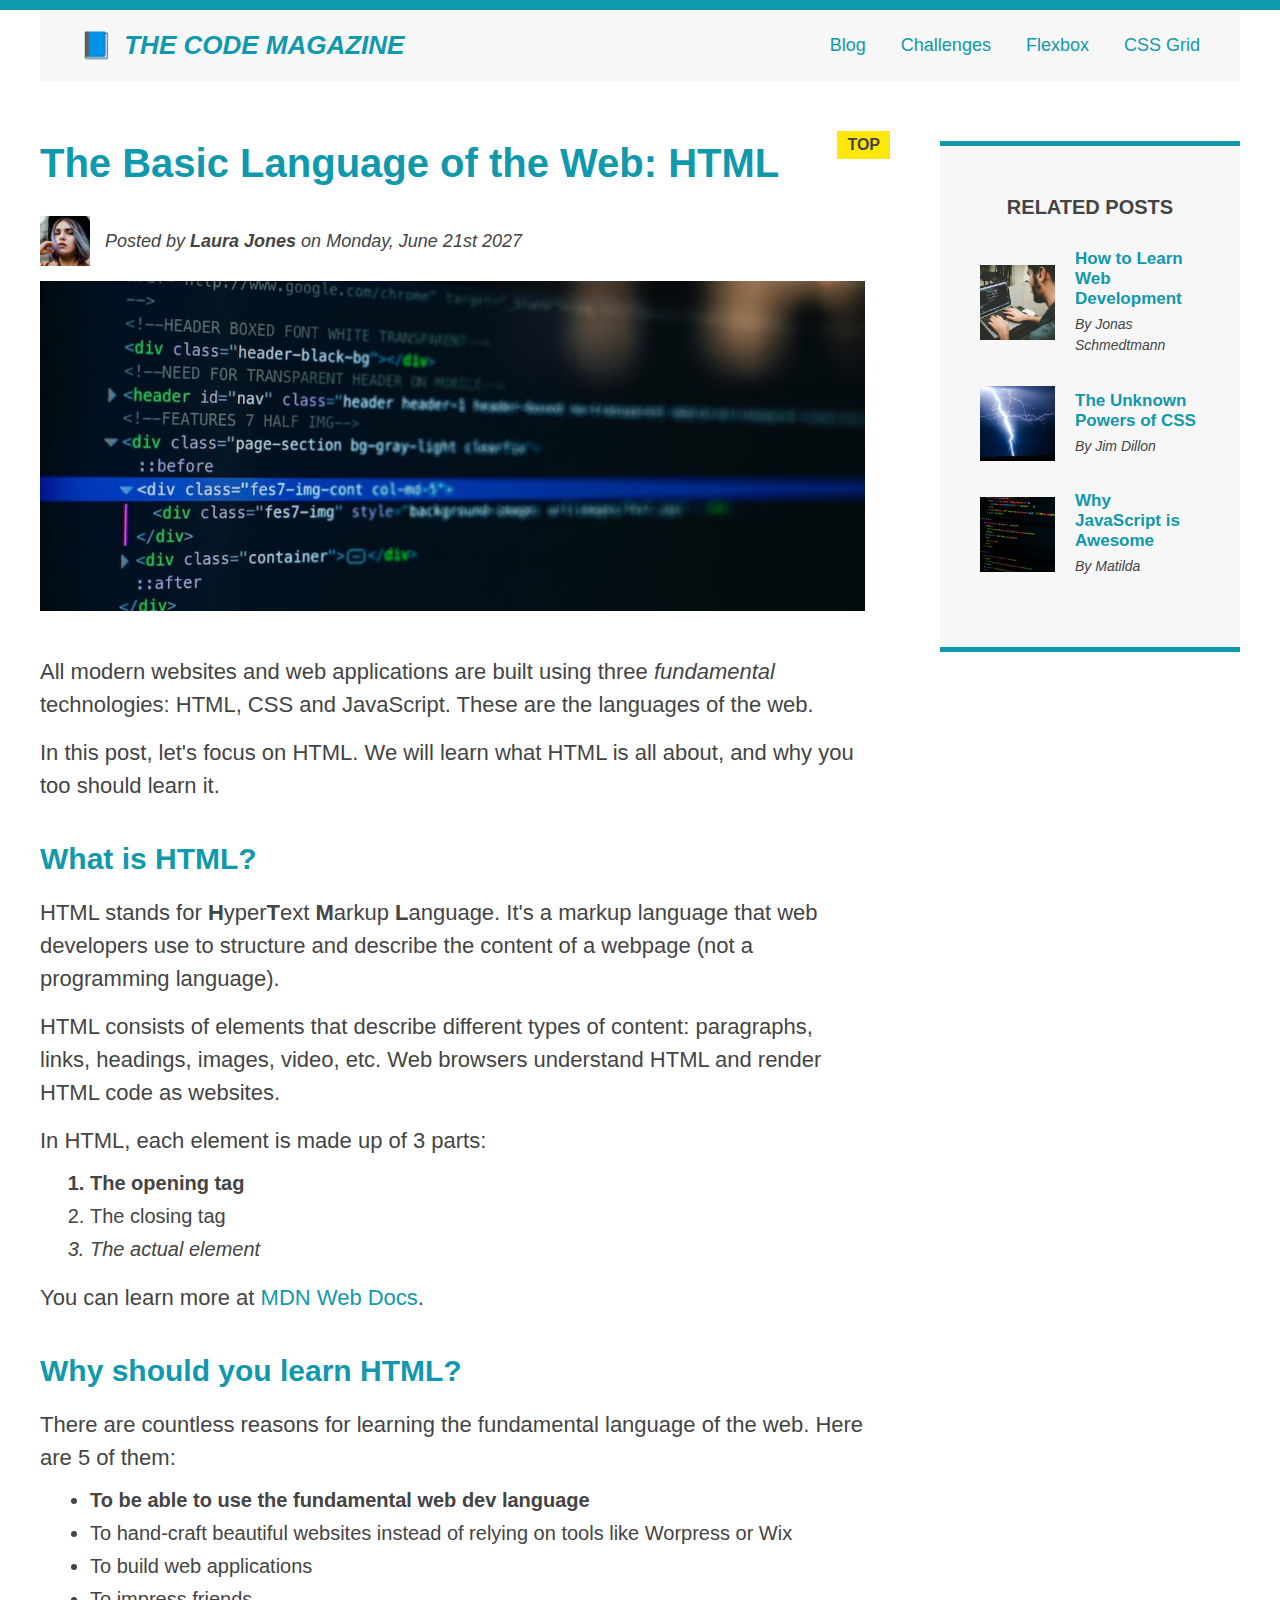
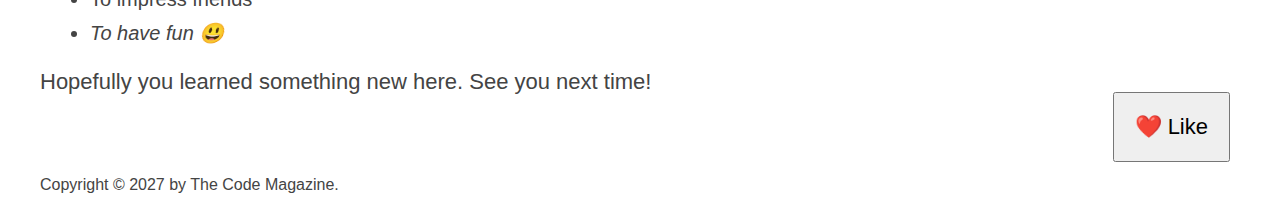
<file: starter/04-CSS-Layouts/index.html>
<!DOCTYPE html>
<html lang="en">
  <head>
    <meta charset="UTF-8" />
    <link href="style.css" rel="stylesheet" />

    <title>The Basic Language of the Web: HTML</title>
  </head>

  <body>
    <!--
    <h1>The Basic Language of the Web: HTML</h1>
    <h2>The Basic Language of the Web: HTML</h2>
    <h3>The Basic Language of the Web: HTML</h3>
    <h4>The Basic Language of the Web: HTML</h4>
    <h5>The Basic Language of the Web: HTML</h5>
    <h6>The Basic Language of the Web: HTML</h6>
    -->

    <div class="container">
      <header class="main-header clearfix">
        <h1>📘 The Code Magazine</h1>

        <nav>
          <!-- <strong>This is the navigation</strong> -->
          <a href="blog.html">Blog</a>
          <a href="#">Challenges</a>
          <a href="flexbox.html">Flexbox</a>
          <a href="css-grid.html">CSS Grid</a>
        </nav>
        <!-- <div class="clear"></div> -->
      </header>

      <!-- <div class="row"> -->
      <article>
        <header class="post-header">
          <h2>The Basic Language of the Web: HTML</h2>

          <div class="author-box">
            <img
              src="img/laura-jones.jpg"
              alt="Headshot of Laura Jones"
              height="50"
              width="50"
              class="author-img"
            />

            <p id="author" class="author">
              Posted by <strong>Laura Jones</strong> on Monday, June 21st 2027
            </p>
          </div>

          <img
            src="img/post-img.jpg"
            alt="HTML code on a screen"
            width="500"
            height="200"
            class="post-img"
          />
          <button>❤️ Like</button>
        </header>

        <p>
          All modern websites and web applications are built using three
          <em>fundamental</em>
          technologies: HTML, CSS and JavaScript. These are the languages of the
          web.
        </p>

        <p>
          In this post, let's focus on HTML. We will learn what HTML is all
          about, and why you too should learn it.
        </p>

        <h3>What is HTML?</h3>
        <p>
          HTML stands for <strong>H</strong>yper<strong>T</strong>ext
          <strong>M</strong>arkup <strong>L</strong>anguage. It's a markup
          language that web developers use to structure and describe the content
          of a webpage (not a programming language).
        </p>
        <p>
          HTML consists of elements that describe different types of content:
          paragraphs, links, headings, images, video, etc. Web browsers
          understand HTML and render HTML code as websites.
        </p>
        <p>In HTML, each element is made up of 3 parts:</p>

        <ol>
          <li class="first-li">The opening tag</li>
          <li>The closing tag</li>
          <li>The actual element</li>
        </ol>

        <p>
          You can learn more at
          <a
            href="https://developer.mozilla.org/en-US/docs/Web/HTML"
            target="_blank"
            >MDN Web Docs</a
          >.
        </p>

        <h3>Why should you learn HTML?</h3>

        <p>
          There are countless reasons for learning the fundamental language of
          the web. Here are 5 of them:
        </p>

        <ul>
          <li class="first-li">
            To be able to use the fundamental web dev language
          </li>
          <li>
            To hand-craft beautiful websites instead of relying on tools like
            Worpress or Wix
          </li>
          <li>To build web applications</li>
          <li>To impress friends</li>
          <li>To have fun 😃</li>
        </ul>

        <p>Hopefully you learned something new here. See you next time!</p>
      </article>

      <aside>
        <h4>Related posts</h4>

        <ul class="related">
          <li class="related-post">
            <img
              src="img/related-1.jpg"
              alt="Person programming"
              width="75"
              height="75"
            />
            <div>
              <a href="#" class="related-link">How to Learn Web Development</a>
              <p class="related-author">By Jonas Schmedtmann</p>
            </div>
          </li>
          <li class="related-post">
            <img
              src="img/related-2.jpg"
              alt="Lightning"
              width="75"
              height="75"
            />
            <div>
              <a href="#" class="related-link">The Unknown Powers of CSS</a>
              <p class="related-author">By Jim Dillon</p>
            </div>
          </li>
          <li class="related-post">
            <img
              src="img/related-3.jpg"
              alt="JavaScript code on a screen"
              width="75"
              height="75"
            />
            <div>
              <a href="#" class="related-link">Why JavaScript is Awesome</a>
              <p class="related-author">By Matilda</p>
            </div>
          </li>
        </ul>
      </aside>
      <!-- </div> -->

      <footer>
        <p id="copyright" class="copyright text">
          Copyright &copy; 2027 by The Code Magazine.
        </p>
      </footer>
    </div>
  </body>
</html>
</file>
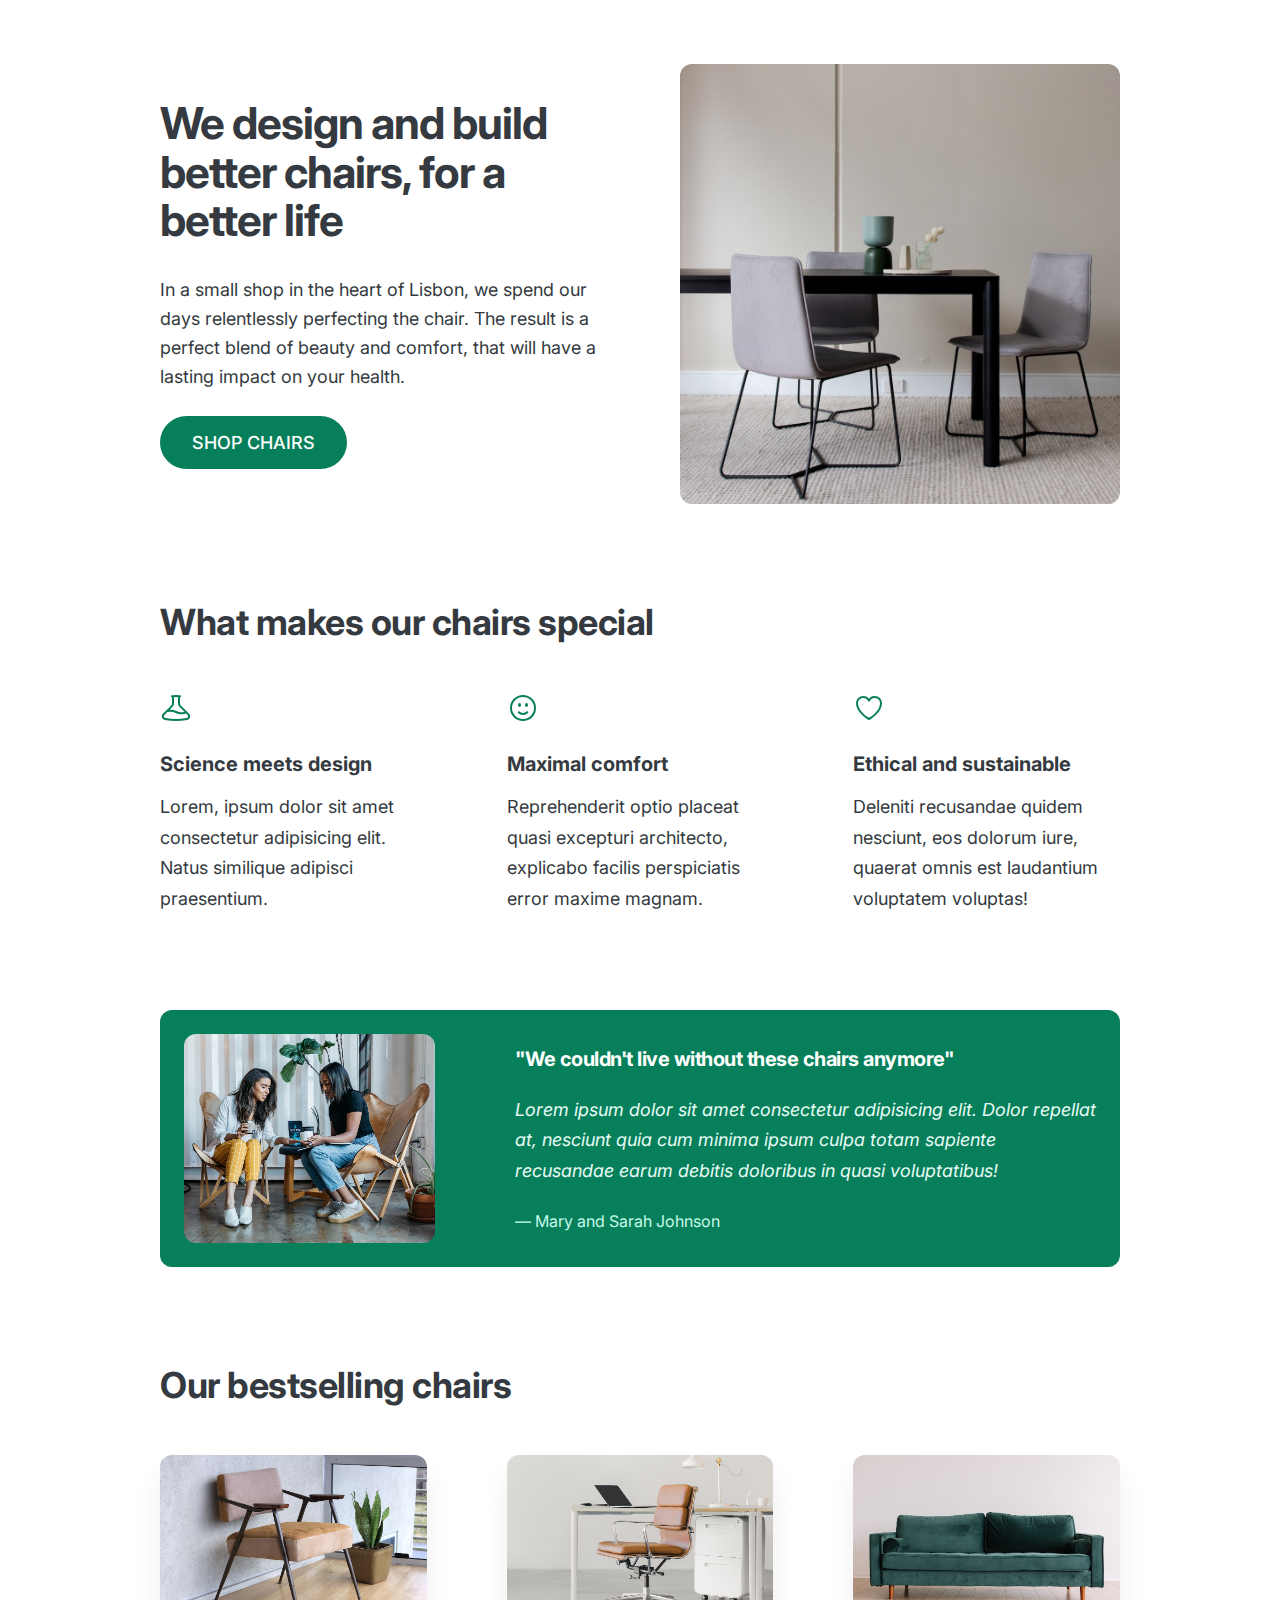
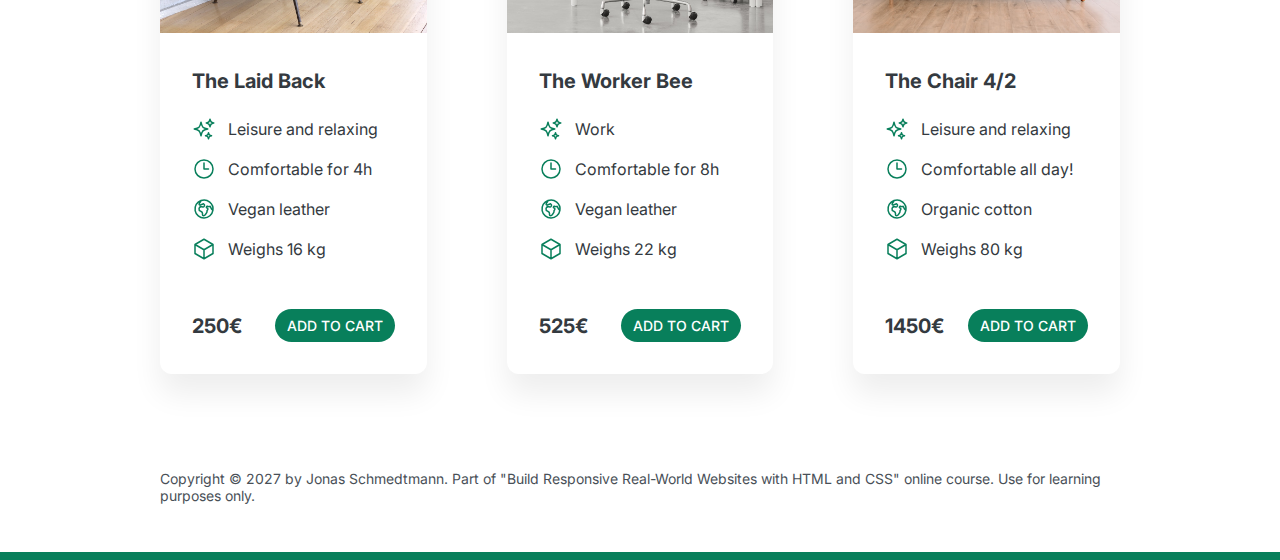
<file: starter/05-Design/index.html>
<!DOCTYPE html>
<html lang="en">
  <head>
    <meta charset="UTF-8" />
    <meta http-equiv="X-UA-Compatible" content="IE=edge" />
    <meta name="viewport" content="width=device-width, initial-scale=1.0" />
    <link rel="preconnect" href="https://fonts.googleapis.com" />
    <link rel="preconnect" href="https://fonts.gstatic.com" crossorigin />
    <link
      href="https://fonts.googleapis.com/css2?family=Inter:ital,opsz,wght@0,14..32,100..900;1,14..32,100..900&display=swap"
      rel="stylesheet"
    />
    <link rel="stylesheet" href="style.css" />
    <title>Lisbon Chair Shop</title>
  </head>
  <body>
    <div class="container">
      <header>
        <div class="header-text-box">
          <h1>We design and build better chairs, for a better life</h1>
          <p class="header-text">
            In a small shop in the heart of Lisbon, we spend our days
            relentlessly perfecting the chair. The result is a perfect blend of
            beauty and comfort, that will have a lasting impact on your health.
          </p>
          <a class="btn btn--big" href="#">Shop chairs</a>
        </div>
        <img src="hero.jpg" alt="Photo" />
      </header>

      <section>
        <h2>What makes our chairs special</h2>
        <div class="grid-3-cols">
          <div>
            <svg
              xmlns="http://www.w3.org/2000/svg"
              fill="none"
              viewBox="0 0 24 24"
              stroke-width="1.5"
              stroke="currentColor"
              class="features-icon"
            >
              <path
                stroke-linecap="round"
                stroke-linejoin="round"
                d="M9.75 3.104v5.714a2.25 2.25 0 0 1-.659 1.591L5 14.5M9.75 3.104c-.251.023-.501.05-.75.082m.75-.082a24.301 24.301 0 0 1 4.5 0m0 0v5.714c0 .597.237 1.17.659 1.591L19.8 15.3M14.25 3.104c.251.023.501.05.75.082M19.8 15.3l-1.57.393A9.065 9.065 0 0 1 12 15a9.065 9.065 0 0 0-6.23-.693L5 14.5m14.8.8 1.402 1.402c1.232 1.232.65 3.318-1.067 3.611A48.309 48.309 0 0 1 12 21c-2.773 0-5.491-.235-8.135-.687-1.718-.293-2.3-2.379-1.067-3.61L5 14.5"
              />
            </svg>
            <p class="features-title"><strong>Science meets design</strong></p>
            <p class="features-text">
              Lorem, ipsum dolor sit amet consectetur adipisicing elit. Natus
              similique adipisci praesentium.
            </p>
          </div>

          <div>
            <svg
              xmlns="http://www.w3.org/2000/svg"
              fill="none"
              viewBox="0 0 24 24"
              stroke-width="1.5"
              stroke="currentColor"
              class="features-icon"
            >
              <path
                stroke-linecap="round"
                stroke-linejoin="round"
                d="M15.182 15.182a4.5 4.5 0 0 1-6.364 0M21 12a9 9 0 1 1-18 0 9 9 0 0 1 18 0ZM9.75 9.75c0 .414-.168.75-.375.75S9 10.164 9 9.75 9.168 9 9.375 9s.375.336.375.75Zm-.375 0h.008v.015h-.008V9.75Zm5.625 0c0 .414-.168.75-.375.75s-.375-.336-.375-.75.168-.75.375-.75.375.336.375.75Zm-.375 0h.008v.015h-.008V9.75Z"
              />
            </svg>

            <p class="features-title">
              <strong>Maximal comfort</strong>
            </p>
            <p class="features-text">
              Reprehenderit optio placeat quasi excepturi architecto, explicabo
              facilis perspiciatis error maxime magnam.
            </p>
          </div>

          <div>
            <svg
              xmlns="http://www.w3.org/2000/svg"
              fill="none"
              viewBox="0 0 24 24"
              stroke-width="1.5"
              stroke="currentColor"
              class="features-icon"
            >
              <path
                stroke-linecap="round"
                stroke-linejoin="round"
                d="M21 8.25c0-2.485-2.099-4.5-4.688-4.5-1.935 0-3.597 1.126-4.312 2.733-.715-1.607-2.377-2.733-4.313-2.733C5.1 3.75 3 5.765 3 8.25c0 7.22 9 12 9 12s9-4.78 9-12Z"
              />
            </svg>

            <p class="features-title">
              <strong>Ethical and sustainable</strong>
            </p>
            <p class="features-text">
              Deleniti recusandae quidem nesciunt, eos dolorum iure, quaerat
              omnis est laudantium voluptatem voluptas!
            </p>
          </div>
        </div>
      </section>

      <section class="testimonial-section">
        <div class="grid-3-cols">
          <img src="customers.jpg" alt="People sitting on chairs" />
          <div class="testimonial-box">
            <h2>"We couldn't live without these chairs anymore"</h2>
            <blockquote class="testimonial-text">
              Lorem ipsum dolor sit amet consectetur adipisicing elit. Dolor
              repellat at, nesciunt quia cum minima ipsum culpa totam sapiente
              recusandae earum debitis doloribus in quasi voluptatibus!
            </blockquote>
            <p class="testimonial-author">&mdash; Mary and Sarah Johnson</p>
          </div>
        </div>
      </section>

      <section>
        <h2>Our bestselling chairs</h2>
        <div class="grid-3-cols">
          <figure class="chair">
            <img src="chair-1.jpg" alt="Chair" />
            <div class="chair-box">
              <h3>The Laid Back</h3>
              <ul class="chair-details">
                <li>
                  <svg
                    xmlns="http://www.w3.org/2000/svg"
                    fill="none"
                    viewBox="0 0 24 24"
                    stroke-width="1.5"
                    stroke="currentColor"
                    class="chair-icon"
                  >
                    <path
                      stroke-linecap="round"
                      stroke-linejoin="round"
                      d="M9.813 15.904 9 18.75l-.813-2.846a4.5 4.5 0 0 0-3.09-3.09L2.25 12l2.846-.813a4.5 4.5 0 0 0 3.09-3.09L9 5.25l.813 2.846a4.5 4.5 0 0 0 3.09 3.09L15.75 12l-2.846.813a4.5 4.5 0 0 0-3.09 3.09ZM18.259 8.715 18 9.75l-.259-1.035a3.375 3.375 0 0 0-2.455-2.456L14.25 6l1.036-.259a3.375 3.375 0 0 0 2.455-2.456L18 2.25l.259 1.035a3.375 3.375 0 0 0 2.456 2.456L21.75 6l-1.035.259a3.375 3.375 0 0 0-2.456 2.456ZM16.894 20.567 16.5 21.75l-.394-1.183a2.25 2.25 0 0 0-1.423-1.423L13.5 18.75l1.183-.394a2.25 2.25 0 0 0 1.423-1.423l.394-1.183.394 1.183a2.25 2.25 0 0 0 1.423 1.423l1.183.394-1.183.394a2.25 2.25 0 0 0-1.423 1.423Z"
                    />
                  </svg>

                  <!-- Span is a generic INLINE text element, it doesn't have any meaning. It's like a div element, but inline -->
                  <span>Leisure and relaxing</span>
                </li>
                <li>
                  <svg
                    xmlns="http://www.w3.org/2000/svg"
                    fill="none"
                    viewBox="0 0 24 24"
                    stroke-width="1.5"
                    stroke="currentColor"
                    class="chair-icon"
                  >
                    <path
                      stroke-linecap="round"
                      stroke-linejoin="round"
                      d="M12 6v6h4.5m4.5 0a9 9 0 1 1-18 0 9 9 0 0 1 18 0Z"
                    />
                  </svg>

                  <span>Comfortable for 4h</span>
                </li>
                <li>
                  <svg
                    xmlns="http://www.w3.org/2000/svg"
                    fill="none"
                    viewBox="0 0 24 24"
                    stroke-width="1.5"
                    stroke="currentColor"
                    class="chair-icon"
                  >
                    <path
                      stroke-linecap="round"
                      stroke-linejoin="round"
                      d="m20.893 13.393-1.135-1.135a2.252 2.252 0 0 1-.421-.585l-1.08-2.16a.414.414 0 0 0-.663-.107.827.827 0 0 1-.812.21l-1.273-.363a.89.89 0 0 0-.738 1.595l.587.39c.59.395.674 1.23.172 1.732l-.2.2c-.212.212-.33.498-.33.796v.41c0 .409-.11.809-.32 1.158l-1.315 2.191a2.11 2.11 0 0 1-1.81 1.025 1.055 1.055 0 0 1-1.055-1.055v-1.172c0-.92-.56-1.747-1.414-2.089l-.655-.261a2.25 2.25 0 0 1-1.383-2.46l.007-.042a2.25 2.25 0 0 1 .29-.787l.09-.15a2.25 2.25 0 0 1 2.37-1.048l1.178.236a1.125 1.125 0 0 0 1.302-.795l.208-.73a1.125 1.125 0 0 0-.578-1.315l-.665-.332-.091.091a2.25 2.25 0 0 1-1.591.659h-.18c-.249 0-.487.1-.662.274a.931.931 0 0 1-1.458-1.137l1.411-2.353a2.25 2.25 0 0 0 .286-.76m11.928 9.869A9 9 0 0 0 8.965 3.525m11.928 9.868A9 9 0 1 1 8.965 3.525"
                    />
                  </svg>

                  <span>Vegan leather</span>
                </li>
                <li>
                  <svg
                    xmlns="http://www.w3.org/2000/svg"
                    fill="none"
                    viewBox="0 0 24 24"
                    stroke-width="1.5"
                    stroke="currentColor"
                    class="chair-icon"
                  >
                    <path
                      stroke-linecap="round"
                      stroke-linejoin="round"
                      d="m21 7.5-9-5.25L3 7.5m18 0-9 5.25m9-5.25v9l-9 5.25M3 7.5l9 5.25M3 7.5v9l9 5.25m0-9v9"
                    />
                  </svg>

                  <span>Weighs 16 kg</span>
                </li>
              </ul>
              <div class="chair-price">
                <strong>250€</strong>
                <a href="#" class="btn btn--small">Add to cart</a>
              </div>
            </div>
          </figure>

          <figure class="chair">
            <img src="chair-2.jpg" alt="Chair" />
            <div class="chair-box">
              <h3>The Worker Bee</h3>
              <ul class="chair-details">
                <li>
                  <svg
                    xmlns="http://www.w3.org/2000/svg"
                    fill="none"
                    viewBox="0 0 24 24"
                    stroke-width="1.5"
                    stroke="currentColor"
                    class="chair-icon"
                  >
                    <path
                      stroke-linecap="round"
                      stroke-linejoin="round"
                      d="M9.813 15.904 9 18.75l-.813-2.846a4.5 4.5 0 0 0-3.09-3.09L2.25 12l2.846-.813a4.5 4.5 0 0 0 3.09-3.09L9 5.25l.813 2.846a4.5 4.5 0 0 0 3.09 3.09L15.75 12l-2.846.813a4.5 4.5 0 0 0-3.09 3.09ZM18.259 8.715 18 9.75l-.259-1.035a3.375 3.375 0 0 0-2.455-2.456L14.25 6l1.036-.259a3.375 3.375 0 0 0 2.455-2.456L18 2.25l.259 1.035a3.375 3.375 0 0 0 2.456 2.456L21.75 6l-1.035.259a3.375 3.375 0 0 0-2.456 2.456ZM16.894 20.567 16.5 21.75l-.394-1.183a2.25 2.25 0 0 0-1.423-1.423L13.5 18.75l1.183-.394a2.25 2.25 0 0 0 1.423-1.423l.394-1.183.394 1.183a2.25 2.25 0 0 0 1.423 1.423l1.183.394-1.183.394a2.25 2.25 0 0 0-1.423 1.423Z"
                    />
                  </svg>
                  <span>Work</span>
                </li>
                <li>
                  <svg
                    xmlns="http://www.w3.org/2000/svg"
                    fill="none"
                    viewBox="0 0 24 24"
                    stroke-width="1.5"
                    stroke="currentColor"
                    class="chair-icon"
                  >
                    <path
                      stroke-linecap="round"
                      stroke-linejoin="round"
                      d="M12 6v6h4.5m4.5 0a9 9 0 1 1-18 0 9 9 0 0 1 18 0Z"
                    />
                  </svg>
                  <span>Comfortable for 8h</span>
                </li>
                <li>
                  <svg
                    xmlns="http://www.w3.org/2000/svg"
                    fill="none"
                    viewBox="0 0 24 24"
                    stroke-width="1.5"
                    stroke="currentColor"
                    class="chair-icon"
                  >
                    <path
                      stroke-linecap="round"
                      stroke-linejoin="round"
                      d="m20.893 13.393-1.135-1.135a2.252 2.252 0 0 1-.421-.585l-1.08-2.16a.414.414 0 0 0-.663-.107.827.827 0 0 1-.812.21l-1.273-.363a.89.89 0 0 0-.738 1.595l.587.39c.59.395.674 1.23.172 1.732l-.2.2c-.212.212-.33.498-.33.796v.41c0 .409-.11.809-.32 1.158l-1.315 2.191a2.11 2.11 0 0 1-1.81 1.025 1.055 1.055 0 0 1-1.055-1.055v-1.172c0-.92-.56-1.747-1.414-2.089l-.655-.261a2.25 2.25 0 0 1-1.383-2.46l.007-.042a2.25 2.25 0 0 1 .29-.787l.09-.15a2.25 2.25 0 0 1 2.37-1.048l1.178.236a1.125 1.125 0 0 0 1.302-.795l.208-.73a1.125 1.125 0 0 0-.578-1.315l-.665-.332-.091.091a2.25 2.25 0 0 1-1.591.659h-.18c-.249 0-.487.1-.662.274a.931.931 0 0 1-1.458-1.137l1.411-2.353a2.25 2.25 0 0 0 .286-.76m11.928 9.869A9 9 0 0 0 8.965 3.525m11.928 9.868A9 9 0 1 1 8.965 3.525"
                    />
                  </svg>
                  <span>Vegan leather</span>
                </li>
                <li>
                  <svg
                    xmlns="http://www.w3.org/2000/svg"
                    fill="none"
                    viewBox="0 0 24 24"
                    stroke-width="1.5"
                    stroke="currentColor"
                    class="chair-icon"
                  >
                    <path
                      stroke-linecap="round"
                      stroke-linejoin="round"
                      d="m21 7.5-9-5.25L3 7.5m18 0-9 5.25m9-5.25v9l-9 5.25M3 7.5l9 5.25M3 7.5v9l9 5.25m0-9v9"
                    />
                  </svg>
                  <span>Weighs 22 kg</span>
                </li>
              </ul>
              <div class="chair-price">
                <strong>525€</strong>
                <a href="#" class="btn btn--small">Add to cart</a>
              </div>
            </div>
          </figure>

          <figure class="chair">
            <img src="chair-3.jpg" alt="Chair" />
            <div class="chair-box">
              <h3>The Chair 4/2</h3>
              <ul class="chair-details">
                <li>
                  <svg
                    xmlns="http://www.w3.org/2000/svg"
                    fill="none"
                    viewBox="0 0 24 24"
                    stroke-width="1.5"
                    stroke="currentColor"
                    class="chair-icon"
                  >
                    <path
                      stroke-linecap="round"
                      stroke-linejoin="round"
                      d="M9.813 15.904 9 18.75l-.813-2.846a4.5 4.5 0 0 0-3.09-3.09L2.25 12l2.846-.813a4.5 4.5 0 0 0 3.09-3.09L9 5.25l.813 2.846a4.5 4.5 0 0 0 3.09 3.09L15.75 12l-2.846.813a4.5 4.5 0 0 0-3.09 3.09ZM18.259 8.715 18 9.75l-.259-1.035a3.375 3.375 0 0 0-2.455-2.456L14.25 6l1.036-.259a3.375 3.375 0 0 0 2.455-2.456L18 2.25l.259 1.035a3.375 3.375 0 0 0 2.456 2.456L21.75 6l-1.035.259a3.375 3.375 0 0 0-2.456 2.456ZM16.894 20.567 16.5 21.75l-.394-1.183a2.25 2.25 0 0 0-1.423-1.423L13.5 18.75l1.183-.394a2.25 2.25 0 0 0 1.423-1.423l.394-1.183.394 1.183a2.25 2.25 0 0 0 1.423 1.423l1.183.394-1.183.394a2.25 2.25 0 0 0-1.423 1.423Z"
                    />
                  </svg>
                  <span>Leisure and relaxing</span>
                </li>
                <li>
                  <svg
                    xmlns="http://www.w3.org/2000/svg"
                    fill="none"
                    viewBox="0 0 24 24"
                    stroke-width="1.5"
                    stroke="currentColor"
                    class="chair-icon"
                  >
                    <path
                      stroke-linecap="round"
                      stroke-linejoin="round"
                      d="M12 6v6h4.5m4.5 0a9 9 0 1 1-18 0 9 9 0 0 1 18 0Z"
                    />
                  </svg>
                  <span>Comfortable all day!</span>
                </li>
                <li>
                  <svg
                    xmlns="http://www.w3.org/2000/svg"
                    fill="none"
                    viewBox="0 0 24 24"
                    stroke-width="1.5"
                    stroke="currentColor"
                    class="chair-icon"
                  >
                    <path
                      stroke-linecap="round"
                      stroke-linejoin="round"
                      d="m20.893 13.393-1.135-1.135a2.252 2.252 0 0 1-.421-.585l-1.08-2.16a.414.414 0 0 0-.663-.107.827.827 0 0 1-.812.21l-1.273-.363a.89.89 0 0 0-.738 1.595l.587.39c.59.395.674 1.23.172 1.732l-.2.2c-.212.212-.33.498-.33.796v.41c0 .409-.11.809-.32 1.158l-1.315 2.191a2.11 2.11 0 0 1-1.81 1.025 1.055 1.055 0 0 1-1.055-1.055v-1.172c0-.92-.56-1.747-1.414-2.089l-.655-.261a2.25 2.25 0 0 1-1.383-2.46l.007-.042a2.25 2.25 0 0 1 .29-.787l.09-.15a2.25 2.25 0 0 1 2.37-1.048l1.178.236a1.125 1.125 0 0 0 1.302-.795l.208-.73a1.125 1.125 0 0 0-.578-1.315l-.665-.332-.091.091a2.25 2.25 0 0 1-1.591.659h-.18c-.249 0-.487.1-.662.274a.931.931 0 0 1-1.458-1.137l1.411-2.353a2.25 2.25 0 0 0 .286-.76m11.928 9.869A9 9 0 0 0 8.965 3.525m11.928 9.868A9 9 0 1 1 8.965 3.525"
                    />
                  </svg>
                  <span>Organic cotton</span>
                </li>
                <li>
                  <svg
                    xmlns="http://www.w3.org/2000/svg"
                    fill="none"
                    viewBox="0 0 24 24"
                    stroke-width="1.5"
                    stroke="currentColor"
                    class="chair-icon"
                  >
                    <path
                      stroke-linecap="round"
                      stroke-linejoin="round"
                      d="m21 7.5-9-5.25L3 7.5m18 0-9 5.25m9-5.25v9l-9 5.25M3 7.5l9 5.25M3 7.5v9l9 5.25m0-9v9"
                    />
                  </svg>
                  <span>Weighs 80 kg</span>
                </li>
              </ul>
              <div class="chair-price">
                <strong>1450€</strong>
                <a href="#" class="btn btn--small">Add to cart</a>
              </div>
            </div>
          </figure>
        </div>
      </section>

      <footer>
        Copyright &copy; 2027 by Jonas Schmedtmann. Part of "Build Responsive
        Real-World Websites with HTML and CSS" online course. Use for learning
        purposes only.
      </footer>
    </div>
  </body>
</html>
</file>
<file: final/03-CSS-Fundamentals/style.css>
* {
  /* border-top: 10px solid #1098ad; */
  margin: 0;
  padding: 0;
}

/* PAGE SECTIONS */
body {
  color: #444;
  font-family: sans-serif;

  border-top: 10px solid #1098ad;
  position: relative;
}

.container {
  width: 800px;
  /* margin-left: auto;
  margin-right: auto; */
  margin: 0 auto;
}

.main-header {
  background-color: #f7f7f7;
  /* padding: 20px;
  padding-left: 40px;
  padding-right: 40px; */
  padding: 20px 40px;
  margin-bottom: 60px;
  /* height: 80px; */
}

nav {
  font-size: 18px;
  /* text-align: center; */
}

article {
  margin-bottom: 60px;
}

.post-header {
  margin-bottom: 40px;
  /* position: relative; */
}

aside {
  background-color: #f7f7f7;
  border-top: 5px solid #1098ad;
  border-bottom: 5px solid #1098ad;
  /* padding-top: 50px;
  padding-bottom: 50px; */
  padding: 50px 0;
  width: 500px;
}

/* SMALLER ELEMENTS */
h1,
h2,
h3 {
  color: #1098ad;
}

h1 {
  font-size: 26px;
  text-transform: uppercase;
  font-style: italic;
}

h2 {
  font-size: 40px;
  margin-bottom: 30px;
}

h3 {
  font-size: 30px;
  margin-bottom: 20px;
  margin-top: 40px;
}

h4 {
  font-size: 20px;
  text-transform: uppercase;
  text-align: center;
}

p {
  font-size: 22px;
  line-height: 1.5;
  margin-bottom: 15px;
}

ul,
ol {
  margin-left: 50px;
  margin-bottom: 20px;
}

li {
  font-size: 20px;
  margin-bottom: 10px;
  /* display: inline; */
}

li:last-child {
  margin-bottom: 0;
}

/* footer p {
  font-size: 16px;
} */

/* article header p {
  font-style: italic;
} */

#author {
  font-style: italic;
  font-size: 18px;
}

#copyright {
  font-size: 16px;
}

.related-author {
  font-size: 18px;
  font-weight: bold;
}

/* ul {
  list-style: none;
} */

.related {
  list-style: none;
}

body {
  /* background-color: orangered; */
}

/* .first-li {
  font-weight: bold;
} */

li:first-child {
  font-weight: bold;
}

li:last-child {
  font-style: italic;
}

li:nth-child(even) {
  /* color: red; */
}

/* Misconception: this won't work! */
article p:first-child {
  color: red;
}

/* Styling links */
a:link {
  color: #1098ad;
  text-decoration: none;
}

a:visited {
  /* color: #777; */
  color: #1098ad;
}

a:hover {
  color: orangered;
  font-weight: bold;
  text-decoration: underline orangered;
}

a:active {
  background-color: black;
  font-style: italic;
}
/* LVHA */

.post-img {
  width: 100%;
  height: auto;
}

nav a:link {
  /* background-color: orangered;
  margin: 20px;
  padding: 20px;

  display: block; */

  margin-right: 30px;
  margin-top: 10px;
  display: inline-block;
}

nav a:link:last-child {
  margin-right: 0;
}

button {
  font-size: 22px;
  padding: 20px;
  cursor: pointer;

  position: absolute;
  /* top: 50px;
  left: 50px; */
  bottom: 50px;
  right: 50px;
}

h1::first-letter {
  font-style: normal;
  margin-right: 5px;
}

h3 + p::first-line {
  /* color: red; */
}

h2 {
  /* background-color: orange; */
  position: relative;
}

h2::before {
  content: "TOP";
  background-color: #ffe70e;
  color: #444;
  font-size: 16px;
  font-weight: bold;
  display: inline-block;
  padding: 5px 10px;
  position: absolute;
  top: -10px;
  right: -25px;
}

/* Resolving conflicts */
/* #copyright {
  color: red;
}

.copyright {
  color: blue;
}

.text {
  color: yellow;
}

footer p {
  color: green !important;
} */

/* nav a:link,
nav p {
  font-size: 18px;
} */
</file>
<file: final/04-CSS-Layouts/style.css>
* {
  /* border-top: 10px solid #1098ad; */
  margin: 0;
  padding: 0;
  box-sizing: border-box;
}

/* PAGE SECTIONS */
body {
  color: #444;
  font-family: sans-serif;

  border-top: 10px solid #1098ad;
  position: relative;
}

.container {
  width: 1200px;
  /* margin-left: auto;
  margin-right: auto; */
  margin: 0 auto;
}

.main-header {
  background-color: #f7f7f7;
  /* padding: 20px;
  padding-left: 40px;
  padding-right: 40px; */
  padding: 20px 40px;
  /* margin-bottom: 60px; */
  /* height: 80px; */
}

nav {
  font-size: 18px;
  /* text-align: center; */
}

article {
  /* margin-bottom: 60px; */
}

.post-header {
  margin-bottom: 40px;
  /* position: relative; */
}

aside {
  background-color: #f7f7f7;
  border-top: 5px solid #1098ad;
  border-bottom: 5px solid #1098ad;
  padding: 50px 40px;
}

/* SMALLER ELEMENTS */
h1,
h2,
h3 {
  color: #1098ad;
}

h1 {
  font-size: 26px;
  text-transform: uppercase;
  font-style: italic;
}

h2 {
  font-size: 40px;
  margin-bottom: 30px;
}

h3 {
  font-size: 30px;
  margin-bottom: 20px;
  margin-top: 40px;
}

h4 {
  font-size: 20px;
  text-transform: uppercase;
  text-align: center;
  margin-bottom: 30px;
}

p {
  font-size: 22px;
  line-height: 1.5;
  margin-bottom: 15px;
}

ul,
ol {
  margin-left: 50px;
  margin-bottom: 20px;
}

li {
  font-size: 20px;
  margin-bottom: 10px;
  /* display: inline; */
}

li:last-child {
  margin-bottom: 0;
}

/* footer p {
  font-size: 16px;
} */

/* article header p {
  font-style: italic;
} */

#author {
  font-style: italic;
  font-size: 18px;
}

#copyright {
  font-size: 16px;
}

.related-author {
  font-size: 18px;
  font-weight: bold;
}

/* ul {
  list-style: none;
} */

.related {
  list-style: none;
  margin-left: 0;
}

body {
  /* background-color: orangered; */
}

/* .first-li {
  font-weight: bold;
} */

li:first-child {
  font-weight: bold;
}

li:last-child {
  font-style: italic;
}

li:nth-child(even) {
  /* color: red; */
}

/* Misconception: this won't work! */
article p:first-child {
  color: red;
}

/* Styling links */
a:link {
  color: #1098ad;
  text-decoration: none;
}

a:visited {
  /* color: #777; */
  color: #1098ad;
}

a:hover {
  color: orangered;
  font-weight: bold;
  text-decoration: underline orangered;
}

a:active {
  background-color: black;
  font-style: italic;
}
/* LVHA */

.post-img {
  width: 100%;
  height: auto;
}

nav a:link {
  /* background-color: orangered;
  margin: 20px;
  padding: 20px;

  display: block; */

  margin-right: 30px;
  display: inline-block;
}

nav a:link:last-child {
  margin-right: 0;
}

button {
  font-size: 22px;
  padding: 20px;
  cursor: pointer;

  position: absolute;
  /* top: 50px;
  left: 50px; */
  bottom: 50px;
  right: 50px;
}

h1::first-letter {
  font-style: normal;
  margin-right: 5px;
}

h3 + p::first-line {
  /* color: red; */
}

h2 {
  /* background-color: orange; */
  position: relative;
}

h2::before {
  content: "TOP";
  background-color: #ffe70e;
  color: #444;
  font-size: 16px;
  font-weight: bold;
  display: inline-block;
  padding: 5px 10px;
  position: absolute;
  top: -10px;
  right: -25px;
}

/* Resolving conflicts */
/* #copyright {
  color: red;
}

.copyright {
  color: blue;
}

.text {
  color: yellow;
}

footer p {
  color: green !important;
} */

/* nav a:link,
nav p {
  font-size: 18px;
} */

/* FLOATS */
/*
.author-img {
  float: left;
  margin-bottom: 20px;
}

.author {
  float: left;
  margin-top: 10px;
  margin-left: 20px;
}

h1 {
  float: left;
}

nav {
  float: right;
}

.clear {
  clear: both;
}

.clearfix::after {
  clear: both;
  content: "";
  display: block;
}

article {
  width: 825px;
  float: left;
}

aside {
  width: 300px;
  float: right;
}

footer {
  clear: both;
}
*/

/* FLEXBOX */
.main-header {
  display: flex;
  align-items: center;
  justify-content: space-between;
}

.author-box {
  display: flex;
  align-items: center;
  margin-bottom: 15px;
}

.author {
  margin-bottom: 0;
  margin-left: 15px;
}

.related-post {
  display: flex;
  align-items: center;
  gap: 20px;
  margin-bottom: 30px;
}

.related-link:link {
  font-size: 17px;
  font-weight: bold;
  font-style: normal;
  margin-bottom: 5px;
  display: block;
}

.related-author {
  margin-bottom: 0;
  font-size: 14px;
  font-weight: normal;
  font-style: italic;
}

/* FLEXBOX LAYOUT */
/* .row {
  display: flex;
  align-items: flex-start;
  gap: 75px;
  margin-bottom: 60px;
}

article {
  flex: 1;
  margin-bottom: 0;
}

aside {
  
  DEFAULTS:
  flex-grow: 0;
  flex-shrink: 1;
  flex-basis: auto;

  flex: 0 0 300px;
} */

/* CSS GRID LAYOUT */
.container {
  display: grid;
  grid-template-columns: 1fr 300px;
  column-gap: 75px;
  row-gap: 60px;
  align-items: start;
}

.main-header {
  /* grid-column: 1 / span 2; */
  grid-column: 1 / -1;
}

article {
}

aside {
}

footer {
  grid-column: 1 / -1;
}
</file>
<file: final/05-Design/style.css>
/*
SPACING SYSTEM (px)
2 / 4 / 8 / 12 / 16 / 24 / 32 / 48 / 64 / 80 / 96 / 128

FONT SIZE SYSTEM (px)
10 / 12 / 14 / 16 / 18 / 20 / 24 / 30 / 36 / 44 / 52 / 62 / 74 / 86 / 98
*/

/* 
MAIN COLOR: #087f5b
GREY COLOR: #343a40
*/

* {
  margin: 0;
  padding: 0;
  box-sizing: border-box;
}

/* ------------------------ */
/* GENERAL STYLES */
/* ------------------------ */
body {
  font-family: "Inter", sans-serif;
  color: #343a40;
  border-bottom: 8px solid #087f5b;
}

.container {
  width: 960px;
  margin: 0 auto;
}

header,
section {
  margin-bottom: 96px;
}

h2 {
  margin-bottom: 48px;
  font-size: 36px;
  letter-spacing: -0.5px;
  /* 24 / 30 / 36 */
}

.grid-3-cols {
  display: grid;
  grid-template-columns: repeat(3, 1fr);
  column-gap: 80px;
}

.btn:link,
.btn:visited {
  background-color: #087f5b;
  color: #fff;
  text-decoration: none;
  text-transform: uppercase;
  font-weight: 500;

  display: inline-block;
  border-radius: 100px;
}

.btn:hover,
.btn:active {
  background-color: #099268;
}

.btn--big {
  font-size: 18px;
  padding: 16px 32px;
}

.btn--small {
  font-size: 14px;
  padding: 8px 12px;
}

img {
  border-radius: 12px;
}

/* ------------------------ */
/* COMPONENT STYLES */
/* ------------------------ */

/* HEADER */
header {
  display: grid;
  grid-template-columns: repeat(2, 1fr);
  column-gap: 80px;
  margin-top: 64px;
}

.header-text-box {
  align-self: center;
}

h1 {
  margin-bottom: 32px;
  font-size: 44px;
  line-height: 1.1;
  letter-spacing: -1px;
  /* 44 / 52 / 62 */

  /* text-shadow: 0 5px 5px rgba(0, 0, 0, 0.2); */
}

.header-text {
  margin-bottom: 24px;
  font-size: 18px;
  line-height: 1.7;
}

img {
  width: 100%;
}

/* FEATURES */
.features-icon {
  stroke: #087f5b;
  width: 32px;
  heigh: 32px;
  margin-bottom: 24px;
}

.features-title {
  margin-bottom: 16px;
  font-size: 20px;
}

.features-text {
  font-size: 18px;
  line-height: 1.7;
}

/* TESTIMONIAL */
.testimonial-section {
  background-color: #087f5b;
  color: #fff;
  padding: 24px;
  border-radius: 12px;
}

.testimonial-box {
  grid-column: 2 / -1;
  align-self: center;
}

.testimonial-box h2 {
  margin-bottom: 24px;
  /* 20 / 24 / 30 */
  font-size: 24px;
}

.testimonial-text {
  font-style: italic;
  margin-bottom: 24px;
  font-size: 18px;
  line-height: 1.7;
  color: ##e6fcf5;
}

.testimonial-author {
  color: #c3fae8;
}

/* CHAIRS */
.chair {
  box-shadow: 0 20px 30px 0 rgba(0, 0, 0, 0.07);
  border-radius: 12px;
}

.chair img {
  border-bottom-left-radius: 0;
  border-bottom-right-radius: 0;
}

.chair-box {
  padding: 32px;
}

h3 {
  margin-bottom: 24px;
  font-size: 20px;
}

.chair-details {
  list-style: none;
  margin-bottom: 48px;
}

.chair-details li {
  display: flex;
  align-items: center;
  gap: 12px;
  margin-bottom: 16px;
}

.chair-details li:last-child {
  margin-bottom: 0;
}

.chair-icon {
  stroke: #087f5b;
  width: 24px;
  height: 24px;
}

.chair-price {
  display: flex;
  justify-content: space-between;
  align-items: center;
  font-size: 20px;
}

footer {
  margin-bottom: 48px;
  font-size: 14px;
  color: #495057;
}
</file>
<file: starter/03-CSS-Fundamentals/style.css>
* {
  padding: 0;
  margin: 0;
}
body {
  color: #444;
  font-family: sans-serif;

  border-top: 10px solid #1098ad;
  position: relative;
}

.container {
  width: 700px;
  margin: 0 auto;
}

.main-header {
  background-color: #f7f7f7;
  padding: 20px 40px;
  margin-bottom: 60px;
}

nav {
  font-size: 18px;
}

article {
  margin-bottom: 60px;
}

aside {
  background-color: #f7f7f7;
  border-top: 5px solid #1098ad;
  border-bottom: 5px solid #1098ad;
  width: 500px;
  padding: 50px 0;
}

h1,
h2,
h3 {
  color: #1098ad;
}

h1 {
  font-size: 26px;
  text-transform: uppercase;
  font-style: italic;
}
h2 {
  font-size: 35px;
  margin-bottom: 30px;
  position: relative;
}

h3 {
  font-size: 30px;
  margin-bottom: 20px;
  margin-top: 40px;
}
h4 {
  font-size: 20x;
  text-transform: uppercase;
  text-align: center;
}

p {
  font-size: 22px;
  line-height: 1.5;
  margin-bottom: 15px;
}

li {
  font-size: 20px;
  margin-bottom: 10px;
}

#copyright {
  font-size: 16px;
}

#author {
  font-style: italic;
  font-size: 18px;
}
.related-author {
  font-size: 18px;
  font-weight: bold;
}
.related {
  list-style: none;
}

li:first-child {
  font-weight: bold;
}
li:last-child {
  font-style: italic;
  margin-bottom: 0;
}

a:link {
  color: #1098ad;
  text-decoration: none;
}

a:visited {
  color: #1098ad;
}

a:hover {
  color: orangered;
  font-weight: bold;
  text-decoration: underline orangered;
}

a:active {
  background-color: black;
  font-style: italic;
}

.post-header {
  margin-bottom: 40px;
}

ul,
ol {
  margin-left: 50px;
  margin-bottom: 20px;
}
.post-img {
  width: 100%;
  height: auto;
}

nav a:link {
  margin-right: 30px;
  margin-top: 10px;
  display: inline-block;
}

nav a:link:last-child {
  margin-right: 0;
}
button {
  font-size: 22px;
  padding: 20px;
  cursor: pointer;

  position: absolute;

  bottom: 50px;
  right: 50px;
}

h1::first-letter {
  font-style: normal;
  margin-right: 5px;
}

h2::after {
  content: "TOP";
  background-color: #ffe70e;
  color: #444;
  font-size: 16px;
  font-weight: bold;
  display: inline-block;
  padding: 5px 10px;
  position: absolute;
  right: -25px;
  top: -10px;
}
</file>
<file: starter/04-CSS-Layouts/style.css>
* {
  /* border-top: 10px solid #1098ad; */
  margin: 0;
  padding: 0;
}

/* PAGE SECTIONS */
body {
  color: #444;
  font-family: sans-serif;

  border-top: 10px solid #1098ad;
  position: relative;
}

.container {
  width: 1200px;
  /* margin-left: auto;
  margin-right: auto; */
  margin: 0 auto;
}

.main-header {
  background-color: #f7f7f7;
  /* padding: 20px;
  padding-left: 40px;
  padding-right: 40px; */
  padding: 20px 40px;
  /* margin-bottom: 60px; */
  /* height: 80px; */
}

nav {
  font-size: 18px;
  /* text-align: center; */
}

article {
  /* margin-bottom: 60px; */
}

.post-header {
  margin-bottom: 40px;
  /* position: relative; */
}

aside {
  background-color: #f7f7f7;
  border-top: 5px solid #1098ad;
  border-bottom: 5px solid #1098ad;
  padding: 50px 40px;
  box-sizing: border-box;
}

/* SMALLER ELEMENTS */
h1,
h2,
h3 {
  color: #1098ad;
}

h1 {
  font-size: 26px;
  text-transform: uppercase;
  font-style: italic;
}

h2 {
  font-size: 40px;
  margin-bottom: 30px;
}

h3 {
  font-size: 30px;
  margin-bottom: 20px;
  margin-top: 40px;
}

h4 {
  font-size: 20px;
  text-transform: uppercase;
  text-align: center;
  margin-bottom: 30px;
}

p {
  font-size: 22px;
  line-height: 1.5;
  margin-bottom: 15px;
}

ul,
ol {
  margin-left: 50px;
  margin-bottom: 20px;
}

li {
  font-size: 20px;
  margin-bottom: 10px;
  /* display: inline; */
}

li:last-child {
  margin-bottom: 0;
}

/* footer p {
  font-size: 16px;
} */

/* article header p {
  font-style: italic;
} */

#author {
  font-style: italic;
  font-size: 18px;
}

#copyright {
  font-size: 16px;
}

.related-author {
  font-size: 18px;
  font-weight: bold;
}

/* ul {
  list-style: none;
} */

.related {
  list-style: none;
  margin-left: 0;
}

body {
  /* background-color: orangered; */
}

/* .first-li {
  font-weight: bold;
} */

li:first-child {
  font-weight: bold;
}

li:last-child {
  font-style: italic;
}

li:nth-child(even) {
  /* color: red; */
}

/* Misconception: this won't work! */
article p:first-child {
  color: red;
}

/* Styling links */
a:link {
  color: #1098ad;
  text-decoration: none;
}

a:visited {
  /* color: #777; */
  color: #1098ad;
}

a:hover {
  color: orangered;
  font-weight: bold;
  text-decoration: underline orangered;
}

a:active {
  background-color: black;
  font-style: italic;
}
/* LVHA */

.post-img {
  width: 100%;
  height: auto;
}

nav a:link {
  /* background-color: orangered;
  margin: 20px;
  padding: 20px;

  display: block; */

  margin-right: 30px;
  display: inline-block;
}

nav a:link:last-child {
  margin-right: 0;
}

button {
  font-size: 22px;
  padding: 20px;
  cursor: pointer;

  position: absolute;
  /* top: 50px;
  left: 50px; */
  bottom: 50px;
  right: 50px;
}

h1::first-letter {
  font-style: normal;
  margin-right: 5px;
}

h3 + p::first-line {
  /* color: red; */
}

h2 {
  /* background-color: orange; */
  position: relative;
}

h2::before {
  content: "TOP";
  background-color: #ffe70e;
  color: #444;
  font-size: 16px;
  font-weight: bold;
  display: inline-block;
  padding: 5px 10px;
  position: absolute;
  top: -10px;
  right: -25px;
}

/* Resolving conflicts */
/* #copyright {
  color: red;
}

.copyright {
  color: blue;
}

.text {
  color: yellow;
}

footer p {
  color: green !important;
} */

/* nav a:link,
nav p {
  font-size: 18px;
} */

/* FLOATS */
/* .author-img {
  float: left;
  margin-bottom: 20px;
}

.author {
  float: left;
  margin-top: 10px;
  margin-left: 20px;
}

h1 {
  float: left;
}
nav {
  float: right;
}

.clear {
  clear: both;
}

.clearfix::after {
  clear: both;
  content: "";
  display: block;
}

article {
  width: 825px;
  float: left;
}

aside {
  width: 300px;
  float: right;
}

footer {
  clear: both;
} 
  */

/* FLEXBOX */
.main-header {
  display: flex;
  align-items: center;
  justify-content: space-between;
}
.author-box {
  display: flex;
  align-items: center;
  margin-bottom: 15px;
}
.author {
  margin-bottom: 0;
  margin-left: 15px;
}
.related-post {
  display: flex;
  align-items: center;
  gap: 20px;
  margin-bottom: 30px;
}
.related-link:link {
  font-size: 17px;
  font-weight: bold;
  font-style: normal;
  margin-bottom: 5px;
  display: block;
}
.related-author {
  margin-bottom: 0;
  font-size: 14px;
  font-weight: normal;
  font-style: italic;
}
/* FLEXBOX LAYOUT */
/* .row {
  display: flex;
  gap: 75px;
  margin-bottom: 60px;
  align-items: flex-start;
}
article {
  flex: 1;
  margin-bottom: 0;
}

aside {
  flex: 0 0 300px;
} */

/* CSS GRID LAYOUT */
.container {
  display: grid;
  grid-template-columns: 1fr 300px;
  column-gap: 75px;
  row-gap: 60px;
  align-items: start;
}

.main-header {
  grid-column: 1 / -1;
}

article {
}

aside {
}

footer {
  grid-column: 1 / -1;
}
</file>
<file: starter/05-Design/style.css>
/*
SPACING SYSTEM (px)
2 / 4 / 8 / 12 / 16 / 24 / 32 / 48 / 64 / 80 / 96 / 128

FONT SIZE SYSTEM (px)
10 / 12 / 14 / 16 / 18 / 20 / 24 / 30 / 36 / 44 / 52 / 62 / 74 / 86 / 98
*/

/* 
MAIN COLOR: #087f5b
GREY COLOR: #343a40
*/

* {
  margin: 0;
  padding: 0;
  box-sizing: border-box;
}

/* ------------------------ */
/* GENERAL STYLES */
/* ------------------------ */
body {
  font-family: "Inter", sans-serif;
  color: #343a40;
  border-bottom: 8px solid #087f5b;
}

.container {
  width: 960px;
  margin: 0 auto;
}

header,
section {
  margin-bottom: 96px;
}

h2 {
  margin-bottom: 48px;
  font-size: 36px;
  letter-spacing: -0.5px;
}

.grid-3-cols {
  display: grid;
  grid-template-columns: repeat(3, 1fr);
  column-gap: 80px;
}

.btn:link,
.btn:visited {
  background-color: #087f5b;
  color: #fff;
  text-decoration: none;
  text-transform: uppercase;
  display: inline-block;
  font-weight: 500;
  border-radius: 100px;
}

.btn:hover,
.btn:active {
  background-color: #099268;
}

.btn--big {
  font-size: 18px;
  padding: 16px 32px;
}

.btn--small {
  font-size: 14px;
  padding: 8px 12px;
}

/* ------------------------ */
/* COMPONENT STYLES */
/* ------------------------ */

/* HEADER */
header {
  display: grid;
  grid-template-columns: repeat(2, 1fr);
  column-gap: 80px;
  margin-top: 64px;
}

.header-text-box {
  align-self: center;
}

h1 {
  margin-bottom: 32px;
  font-size: 44px;
  line-height: 1.1;
  letter-spacing: -1px;
  /* text-shadow: 0 5px 5px rgba(0, 0, 0, 0.2); */
}

.header-text {
  margin-bottom: 24px;
  font-size: 18px;
  line-height: 1.6;
}

img {
  width: 100%;
  border-radius: 12px;
}

/* FEATURES */
.features-icon {
  stroke: #087f5b;
  width: 32px;
  height: 32px;
  margin-bottom: 24px;
}

.features-title {
  margin-bottom: 16px;
  font-size: 20px;
}

.features-text {
  font-size: 18px;
  line-height: 1.7;
}

/* TESTIMONIAL */
.testimonial-section {
  background-color: #087f5b;
  color: #fff;
  padding: 24px;
  border-radius: 12px;
}

.testimonial-box {
  grid-column: 2 / -1;
  align-self: center;
}

.testimonial-box h2 {
  margin-bottom: 24px;
  font-size: 20px;
}

.testimonial-text {
  font-style: italic;
  margin-bottom: 24px;
  font-size: 18px;
  line-height: 1.7;
  color: #e6fcf5;
}
.testimonial-author {
  color: #c3fae8;
}

/* CHAIRS */
.chair {
  box-shadow: 0 20px 30px 0 rgba(0, 0, 0, 0.07);
  border-radius: 12px;
}

.chair img {
  border-bottom-left-radius: 0;
  border-bottom-right-radius: 0;
}
.chair-box {
  padding: 32px;
}

h3 {
  margin-bottom: 24px;
  font-size: 20px;
}

.chair-details {
  list-style: none;
  margin-bottom: 48px;
}

.chair-details li {
  display: flex;
  align-items: center;
  gap: 12px;
  margin-bottom: 16px;
}

.chair-details li:last-child {
  margin-bottom: 0;
}

.chair-icon {
  stroke: #087f5b;
  width: 24px;
  height: 24px;
}

.chair-price {
  display: flex;
  justify-content: space-between;
  align-items: center;
  font-size: 20px;
}

footer {
  margin-bottom: 48px;
  font-size: 14px;
  color: #495057;
}
</file>
